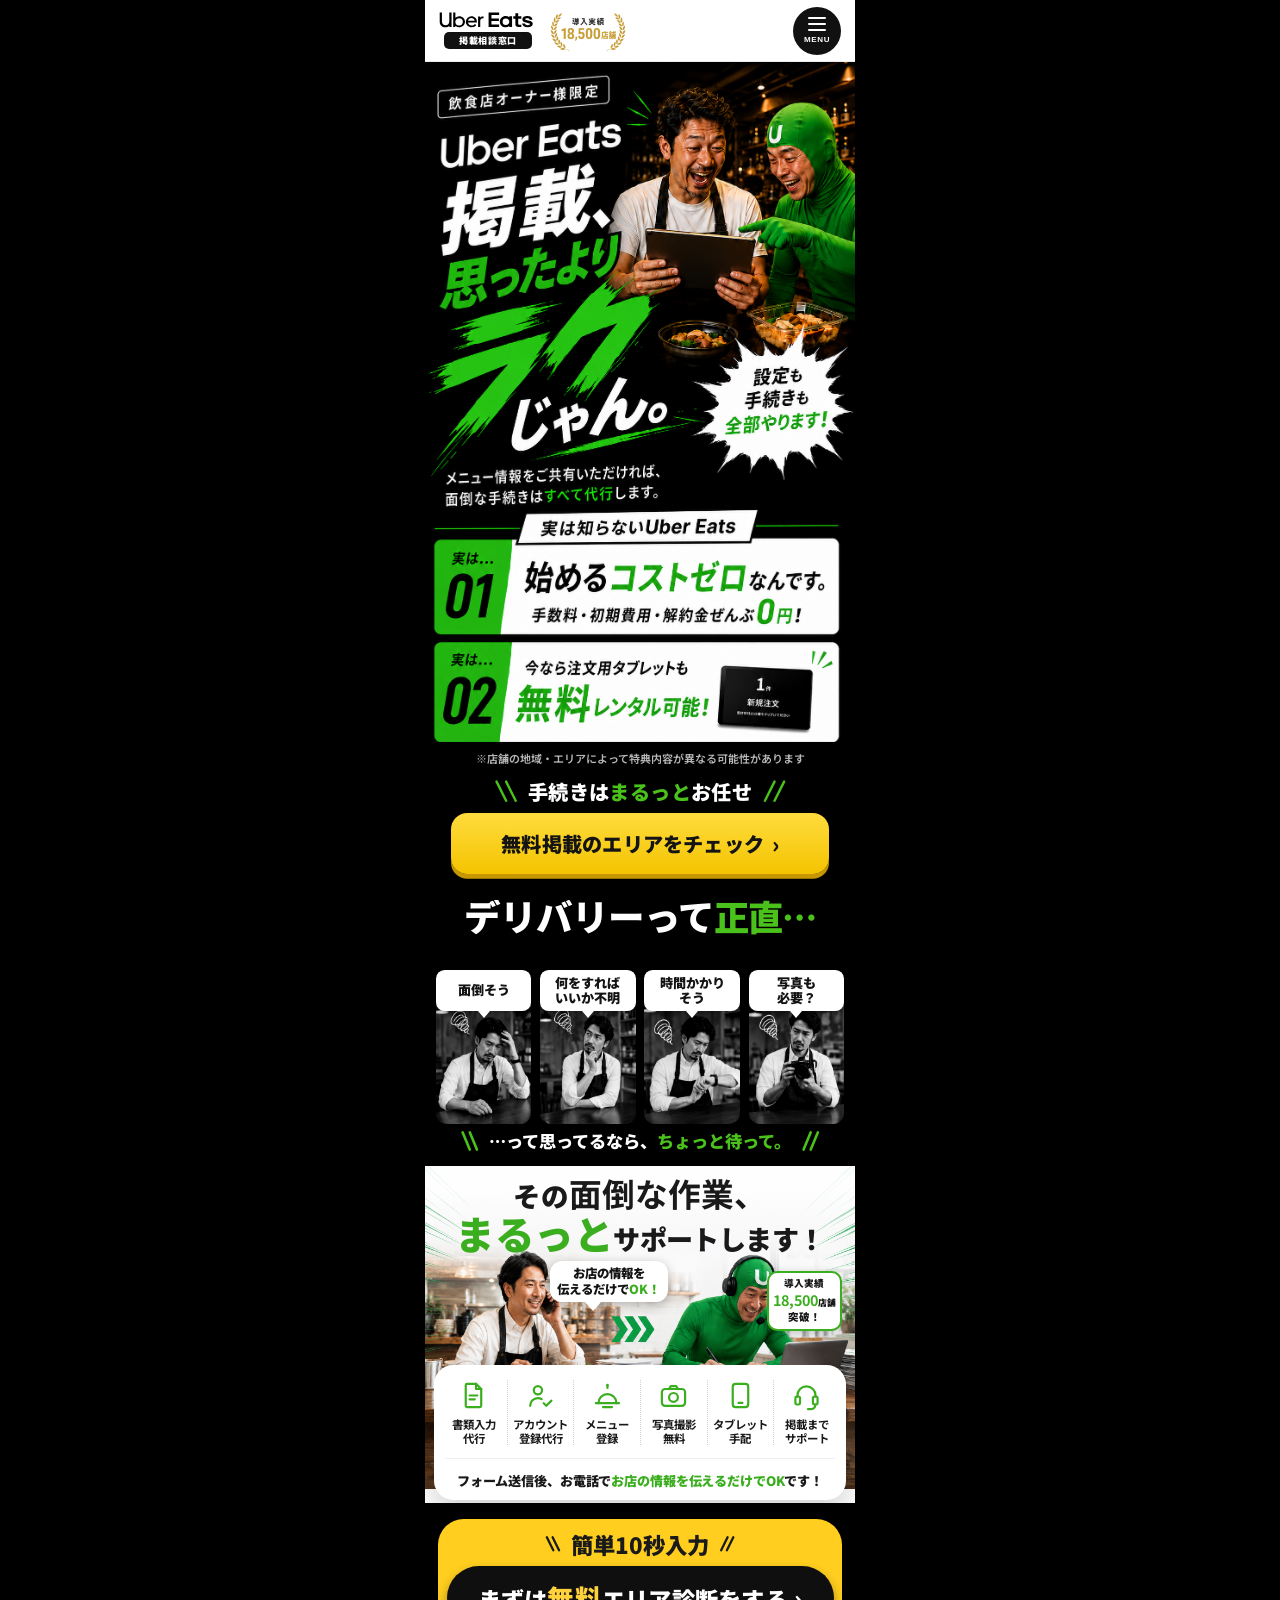
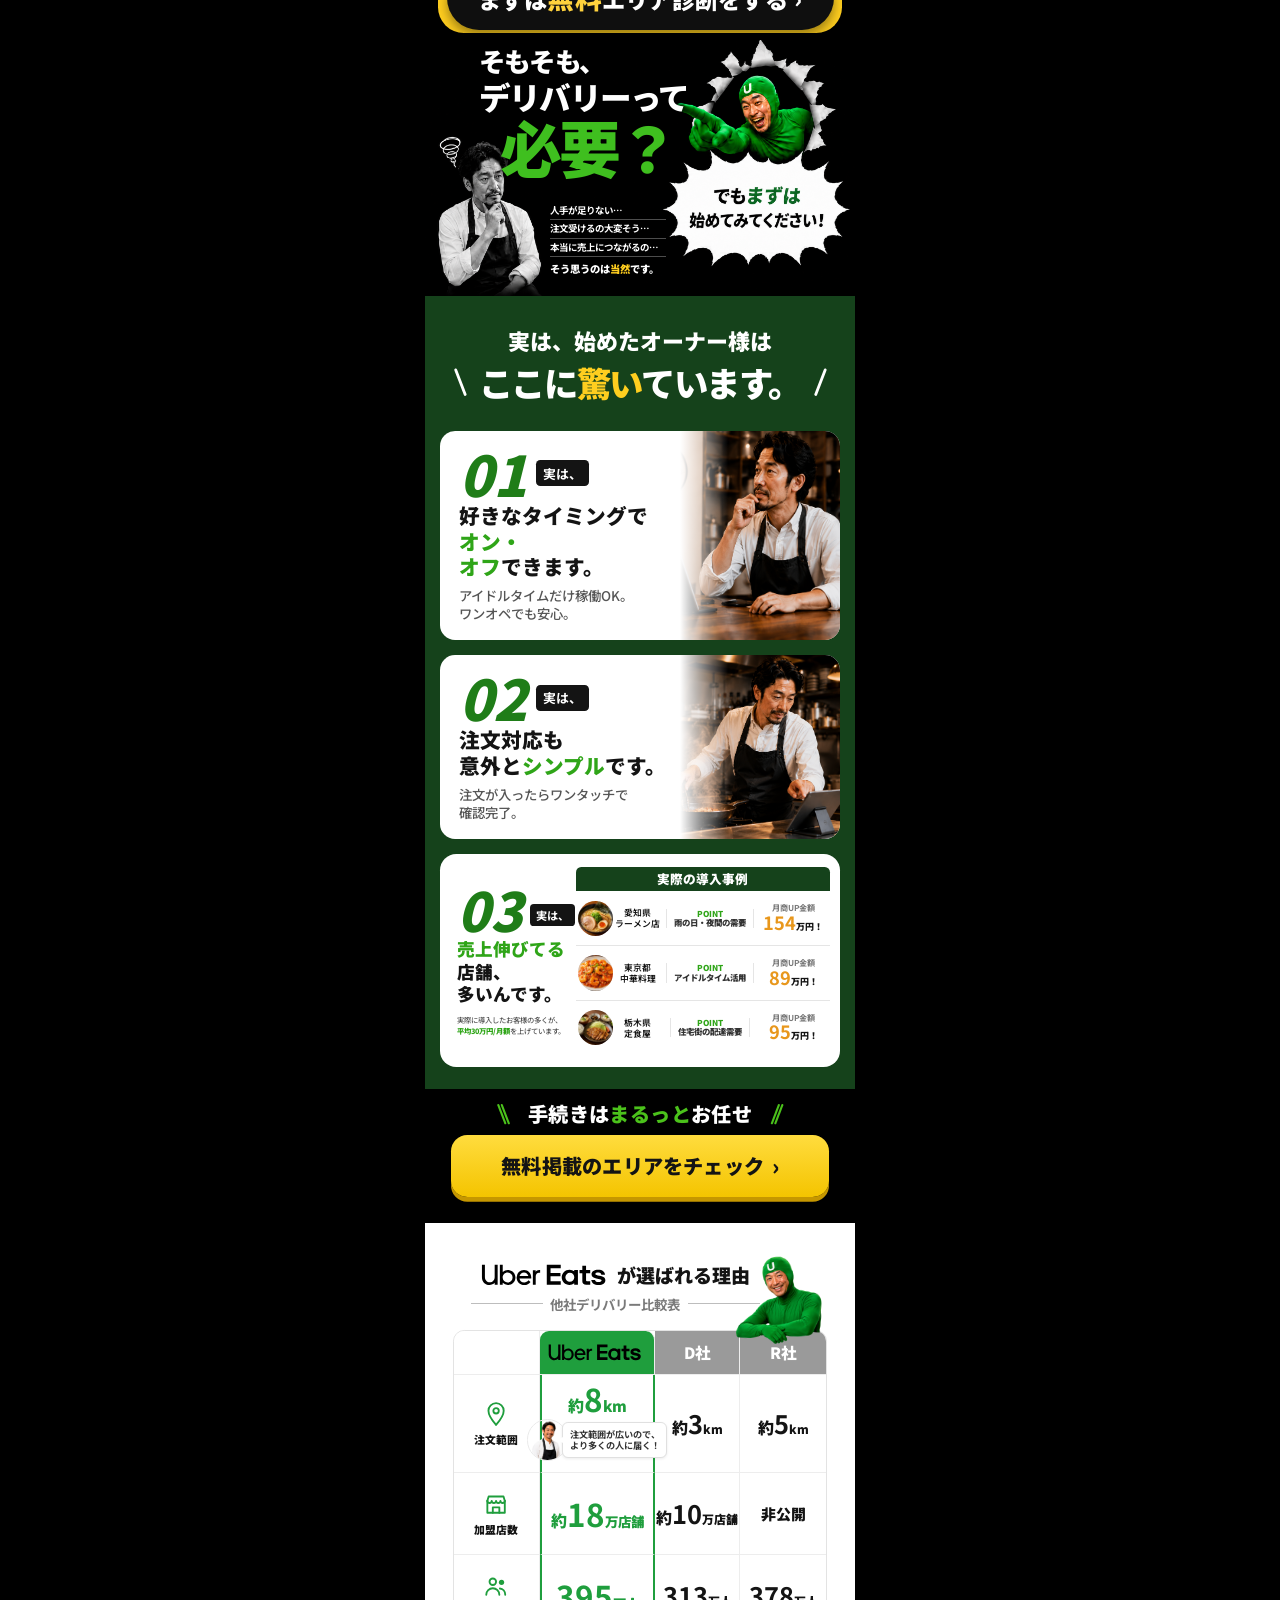
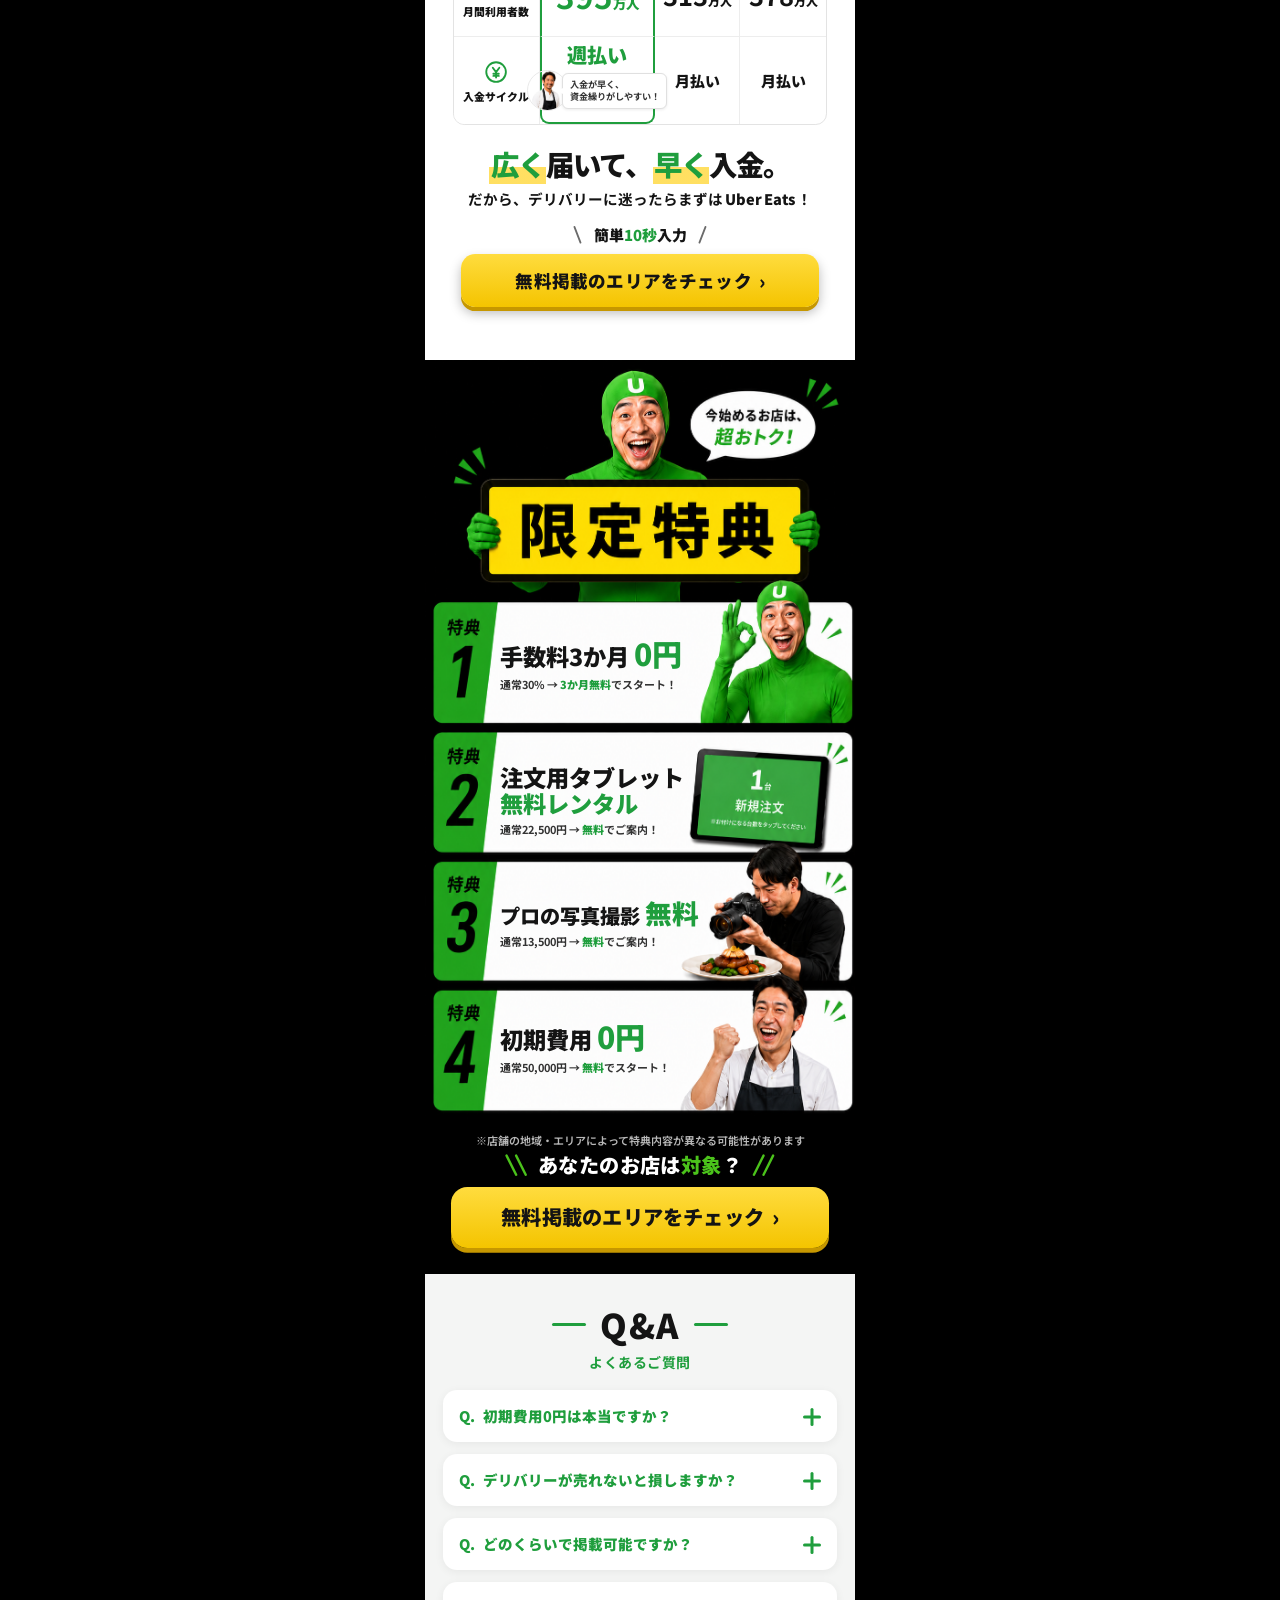
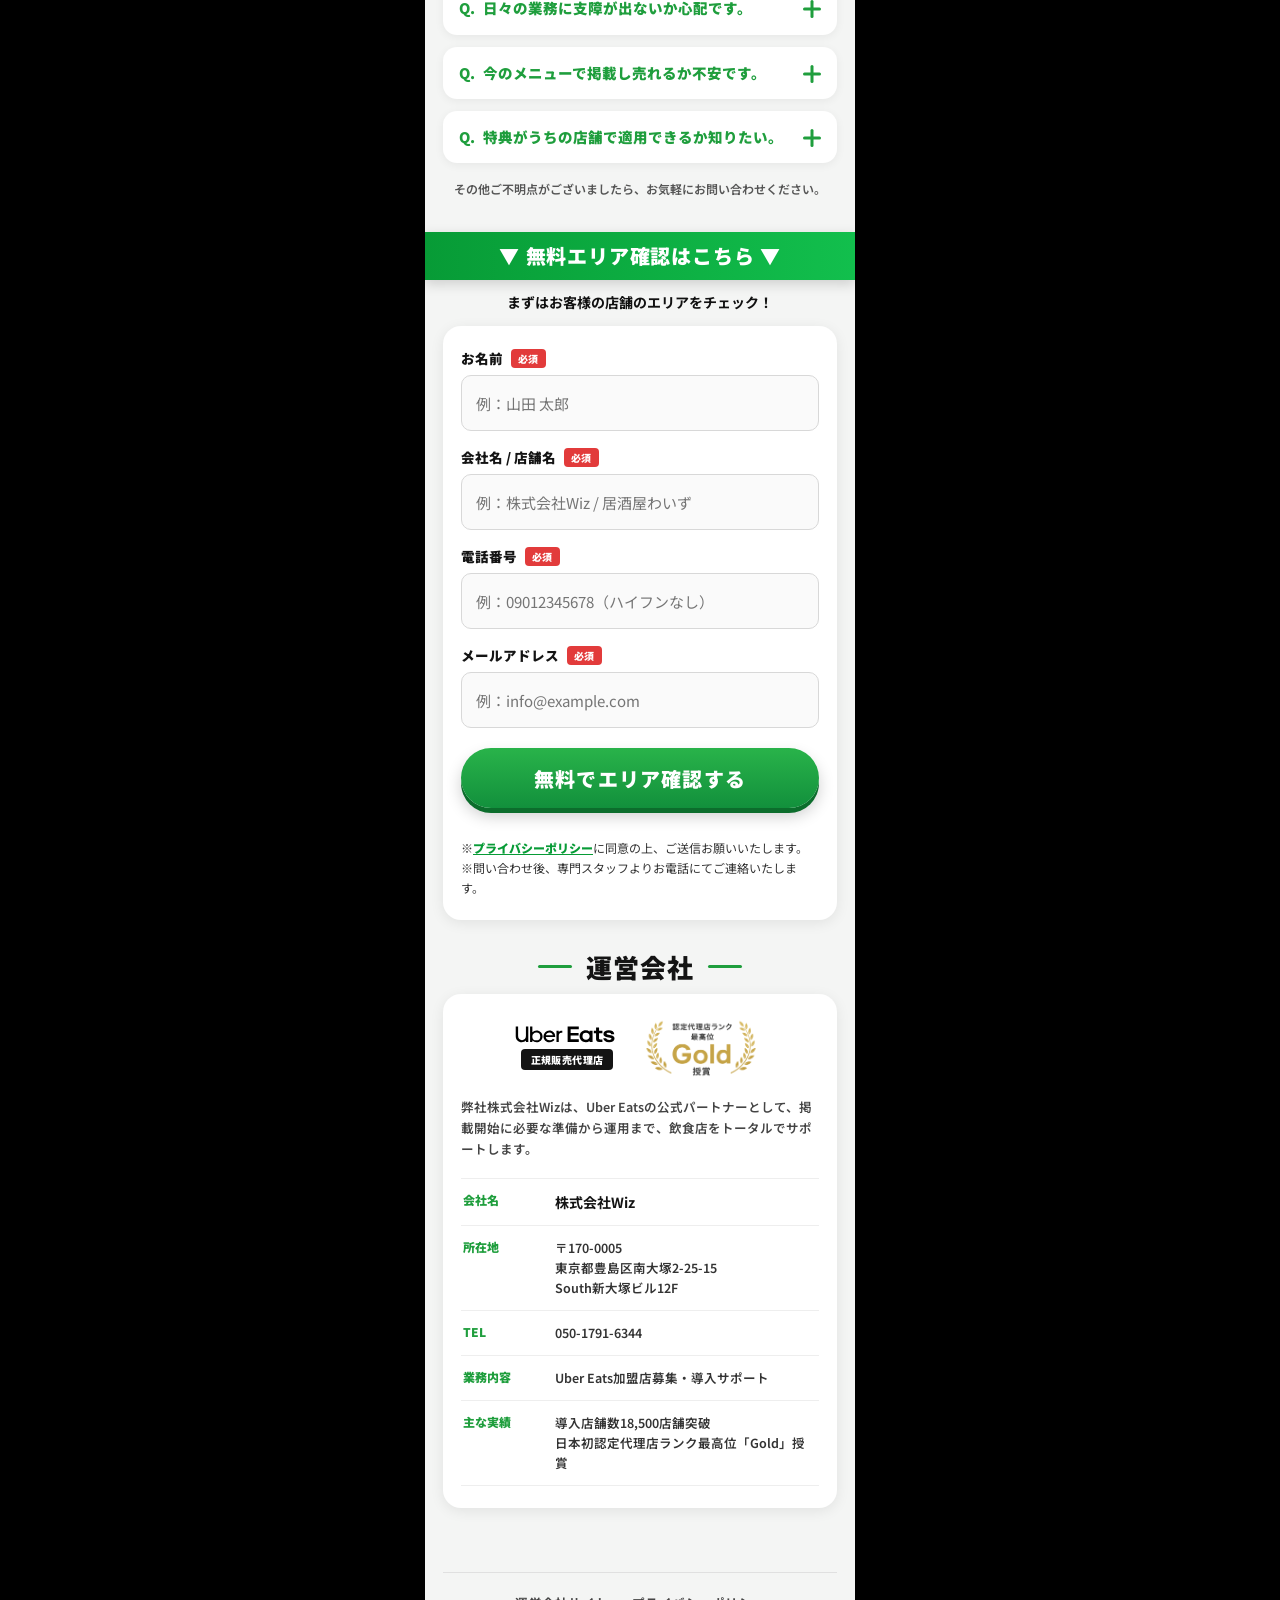
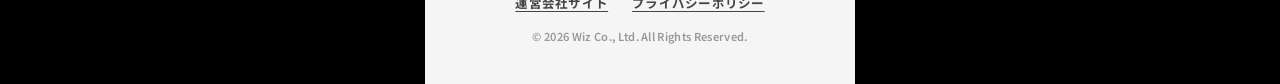
<file: index.html>
<!DOCTYPE html>
<html lang="ja">
<head>
<meta charset="utf-8">
<!-- Google Tag Manager -->
<script>(function(w,d,s,l,i){w[l]=w[l]||[];w[l].push({'gtm.start':
new Date().getTime(),event:'gtm.js'});var f=d.getElementsByTagName(s)[0],
j=d.createElement(s),dl=l!='dataLayer'?'&l='+l:'';j.async=true;j.src=
'https://www.googletagmanager.com/gtm.js?id='+i+dl;f.parentNode.insertBefore(j,f);
})(window,document,'script','dataLayer','GTM-TRCQTLTP');</script>
<!-- End Google Tag Manager -->
<meta name="viewport" content="width=device-width, initial-scale=1">
<title>Uber Eats 加盟店募集 | 株式会社Wiz</title>
<meta name="description" content="Uber Eats 掲載、思ったよりラクじゃん。手続きはまるっとお任せ。飲食店オーナー様限定の加盟店募集LP。">
<link rel="preconnect" href="https://fonts.googleapis.com">
<link rel="preconnect" href="https://fonts.gstatic.com" crossorigin>
<link href="https://fonts.googleapis.com/css2?family=Noto+Sans+JP:wght@400;500;700;900&display=swap" rel="stylesheet">
<link rel="stylesheet" href="css/style.css">
</head>
<body>
<!-- Google Tag Manager (noscript) -->
<noscript><iframe src="https://www.googletagmanager.com/ns.html?id=GTM-TRCQTLTP"
height="0" width="0" style="display:none;visibility:hidden"></iframe></noscript>
<!-- End Google Tag Manager (noscript) -->
<header class="lp-header" id="top">
  <a class="lp-header-logo" href="#top" aria-label="Uber Eats 掲載相談窓口">
    <img src="images/uber-eats-logo-black.svg" alt="Uber Eats">
    <span class="lp-header-sub">掲載相談窓口</span>
  </a>
  <img class="lp-header-record-img" src="images/header-achievement-badge.png" alt="導入実績 18,500店舗">
  <button class="lp-menu-toggle" type="button" aria-label="メニューを開く" aria-controls="lp-nav" aria-expanded="false">
    <span></span>
    <span></span>
    <span></span>
    <em class="lp-menu-label">MENU</em>
  </button>
  <nav class="lp-nav" id="lp-nav" aria-hidden="true">
    <a href="#benefits">限定特典</a>
    <a href="#compare">選ばれる理由</a>
    <a href="#qa">よくある質問</a>
    <a href="#form">お問い合わせフォーム</a>
    <a href="#company">運営会社</a>
    <div class="lp-nav-cta">
      <a class="lp-nav-cta-main" href="#form">
        <svg class="lp-nav-cta-ico" viewBox="0 0 24 24" aria-hidden="true"><rect x="4" y="3" width="16" height="18" rx="2"></rect><path d="M8 8h8"></path><path d="M8 12h8"></path><path d="M8 16h5"></path></svg>
        <span class="lp-nav-cta-txt"><span class="l1">24時間365日受付</span><span class="l2">WEBフォームで相談</span></span>
      </a>
      <a class="lp-nav-cta-tel" href="tel:05017916344">
        <svg class="lp-nav-cta-ico" viewBox="0 0 24 24" aria-hidden="true"><path d="M6.5 3h3l1.5 4-2 1.5a12 12 0 0 0 5 5l1.5-2 4 1.5v3a2 2 0 0 1-2 2A16 16 0 0 1 4.5 5a2 2 0 0 1 2-2z"></path></svg>
        <span class="lp-nav-cta-txt"><span class="l0">お急ぎの方はコチラ</span><span class="l1b">お電話で相談</span><span class="l3">営業時間 平日9:00〜19:00</span></span>
      </a>
    </div>
  </nav>
</header>
<div class="lp-viewport"><div class="lp-root">
<div class="fv">

  <!-- メインビジュアル画像 (fv-main.png) -->
  <div class="fv-visual">
    <img src="images/fv-main.png" alt="Uber Eats 掲載、思ったよりラクじゃん。飲食店オーナー様限定">
  </div>

  <p class="risk-note">※店舗の地域・エリアによって特典内容が異なる可能性があります</p>

  <!-- CTA上見出し + CTAボタン -->
  <div class="fv-cta-area">
    <div class="fv-cta-lead" aria-label="手続きはまるっとお任せ">
      <span class="fv-cta-lead__deco fv-cta-lead__deco--l" aria-hidden="true">
        <svg viewBox="0 0 32 28" focusable="false"><line x1="5" y1="2" x2="17" y2="26"></line><line x1="17" y1="2" x2="29" y2="26"></line></svg>
      </span>
      <p class="fv-cta-lead__text">手続きは<span style="color:#4bc21b;">まるっと</span>お任せ</p>
      <span class="fv-cta-lead__deco fv-cta-lead__deco--r" aria-hidden="true">
        <svg viewBox="0 0 32 28" focusable="false"><line x1="27" y1="2" x2="15" y2="26"></line><line x1="15" y1="2" x2="3" y2="26"></line></svg>
      </span>
    </div>

    <a class="fv-cta-button" href="#form">
      <span class="fv-cta-button__label">無料掲載のエリアをチェック</span>
      <span class="fv-cta-button__arrow">&#8250;</span>
    </a>
  </div>

</div>

<!-- ============================================================
     SECTION 2 : 固定アートボード方式
     ============================================================ -->
<section class="sec02 problem-support">
  <div class="sec02-artboard">

    <!-- 大見出し -->
    <h2 class="ab-title">
      <span class="w">デリバリーって</span><span class="g">正直…</span>
    </h2>

    <!-- 悩みカード4枚 -->
    <div class="ab-worry">
      <div class="ab-worry-card">
        <div class="ab-worry-bubble">面倒そう</div>
        <div class="ab-worry-imgwrap"><img src="images/sec02-owner-worried-01.png" alt="面倒そうと悩む飲食店オーナー"></div>
      </div>
      <div class="ab-worry-card">
        <div class="ab-worry-bubble">何をすれば<br>いいか不明</div>
        <div class="ab-worry-imgwrap"><img src="images/sec02-owner-worried-02.png" alt="何をすればいいか分からず悩むオーナー"></div>
      </div>
      <div class="ab-worry-card">
        <div class="ab-worry-bubble">時間かかり<br>そう</div>
        <div class="ab-worry-imgwrap"><img src="images/sec02-owner-worried-03.png" alt="時間がかかりそうと悩むオーナー"></div>
      </div>
      <div class="ab-worry-card">
        <div class="ab-worry-bubble">写真も<br>必要？</div>
        <div class="ab-worry-imgwrap"><img src="images/sec02-owner-worried-04.png" alt="写真も必要か悩むオーナー"></div>
      </div>
    </div>

    <!-- 共感コピー -->
    <div class="ab-wait">
      <span class="deco" aria-hidden="true"><svg viewBox="0 0 30 32" focusable="false"><line x1="5" y1="4" x2="15" y2="28"></line><line x1="15" y1="4" x2="25" y2="28"></line></svg></span>
      <p>…って思ってるなら、<em>ちょっと待って。</em></p>
      <span class="deco" aria-hidden="true"><svg viewBox="0 0 30 32" focusable="false"><line x1="25" y1="4" x2="15" y2="28"></line><line x1="15" y1="4" x2="5" y2="28"></line></svg></span>
    </div>

    <!-- 白背景サポートブロック -->
    <div class="ab-support">
      <img class="ab-support-img" src="images/sec02-support-scene-main.png" alt="お店の情報を伝えるだけでサポートするUber Eatsのスタッフ">

      <h2 class="ab-support-title">
        <span class="l1">その<b>面倒な作業、</b></span>
        <span class="l2"><span class="maru">まるっと</span>サポートします！</span>
      </h2>

      <div class="ab-owner-bubble">お店の情報を<br>伝えるだけで<em>OK！</em></div>

      <div class="ab-badge">
        <span class="r1">導入実績</span>
        <span class="r2"><b>18,500</b>店舗</span>
        <span class="r3">突破！</span>
      </div>

      <div class="ab-menu-card">
        <div class="ab-menu">
          <div class="ab-menu-item">
            <svg viewBox="0 0 24 24"><path d="M7 3h7l4 4v13a1 1 0 0 1-1 1H7a1 1 0 0 1-1-1V4a1 1 0 0 1 1-1z"></path><path d="M14 3v4h4"></path><path d="M9 12h6"></path><path d="M9 15h4"></path></svg>
            <span>書類入力<br>代行</span>
          </div>
          <div class="ab-menu-item">
            <svg viewBox="0 0 24 24"><circle cx="10" cy="8" r="3.2"></circle><path d="M4 20c0-3.3 2.7-6 6-6 1.1 0 2.1.3 3 .8"></path><path d="M14.5 18l2 2 4-4"></path></svg>
            <span>アカウント<br>登録代行</span>
          </div>
          <div class="ab-menu-item">
            <svg viewBox="0 0 24 24"><path d="M3 18h18"></path><path d="M5 18a7 7 0 0 1 14 0"></path><path d="M12 6.2V4.3"></path><circle cx="12" cy="4" r="1" class="fill"></circle><path d="M8.5 21h7"></path></svg>
            <span>メニュー<br>登録</span>
          </div>
          <div class="ab-menu-item">
            <svg viewBox="0 0 24 24"><rect x="3" y="7" width="18" height="13" rx="2.5"></rect><path d="M8.5 7l1.4-2.2h4.2L15.5 7"></path><circle cx="12" cy="13.5" r="3.4"></circle></svg>
            <span>写真撮影<br>無料</span>
          </div>
          <div class="ab-menu-item">
            <svg viewBox="0 0 24 24"><rect x="6" y="3" width="12" height="18" rx="2.2"></rect><path d="M10.5 17.8h3"></path></svg>
            <span>タブレット<br>手配</span>
          </div>
          <div class="ab-menu-item">
            <svg viewBox="0 0 24 24"><path d="M5 13v-1a7 7 0 0 1 14 0v1"></path><rect x="3.4" y="12.8" width="3.6" height="6.2" rx="1.3"></rect><rect x="17" y="12.8" width="3.6" height="6.2" rx="1.3"></rect><path d="M18.8 19v.6a3 3 0 0 1-3 3h-2.6"></path></svg>
            <span>掲載まで<br>サポート</span>
          </div>
        </div>

        <p class="ab-note">フォーム送信後、お電話で<em>お店の情報を伝えるだけでOK</em>です！</p>
      </div>
    </div>

    <!-- CTAブロック -->
    <div class="ab-cta">
      <div class="ab-cta-card"></div>
      <div class="ab-cta-lead">
        <span class="deco" aria-hidden="true"><svg viewBox="0 0 24 24" focusable="false"><line x1="4" y1="3" x2="13" y2="21"></line><line x1="12" y1="3" x2="21" y2="21"></line></svg></span>
        <p>簡単10秒入力</p>
        <span class="deco" aria-hidden="true"><svg viewBox="0 0 24 24" focusable="false"><line x1="20" y1="3" x2="11" y2="21"></line><line x1="12" y1="3" x2="3" y2="21"></line></svg></span>
      </div>

      <a class="ab-cta-button" href="#form">
        <span class="lbl">まずは<em>無料</em>エリア診断をする</span>
        <span class="arw">&#8250;</span>
      </a>
    </div>

  </div>
</section>

<!-- ============================================================
     SECTION 3 : そもそも、デリバリーって必要？
     ============================================================ -->
<section class="sec03">
  <div class="sec03-artboard">

  <!-- 1) 上部ヒーロー -->
  <div class="sec03-hero sec03-hero-area">
    <img class="sec03-hero-bg" src="images/sec03-hero-bg.png" alt="デリバリーが必要か悩むオーナーと「でもまずは始めてみてください！」と促す飛び出すウーバマン">

    <h2 class="sec03-main-title">
      <span class="l1">そもそも、</span>
      <span class="l2">デリバリーって</span>
      <span class="l3">必要？</span>
    </h2>

    <div class="sec03-worry-list">
      <p>人手が足りない…</p>
      <p>注文受けるの大変そう…</p>
      <p>本当に売上につながるの…</p>
      <p class="last">そう思うのは<em>当然</em>です。</p>
    </div>
  </div>

  <!-- 2) 緑帯見出し -->
  <div class="sec03-green-band">
    <span class="gb1">実は、始めたオーナー様は</span>
    <span class="gb2">
      <span class="deco" aria-hidden="true"><svg viewBox="0 0 20 32" focusable="false"><line x1="5" y1="3" x2="15" y2="29"></line></svg></span>
      <p>ここに<em>驚い</em>ています。</p>
      <span class="deco" aria-hidden="true"><svg viewBox="0 0 20 32" focusable="false"><line x1="15" y1="3" x2="5" y2="29"></line></svg></span>
    </span>
  </div>

  <!-- 3) 理由カード群 -->
  <div class="sec03-reasons">

    <div class="sec03-reason-card">
      <div class="sec03-reason-body">
        <div class="sec03-reason-head">
          <span class="sec03-reason-number">01</span>
          <span class="sec03-reason-label">実は、</span>
        </div>
        <h3 class="sec03-reason-title">好きなタイミングで<br><em>オン・オフ</em>できます。</h3>
        <p class="sec03-reason-text">アイドルタイムだけ稼働OK。<br>ワンオペでも安心。</p>
      </div>
      <div class="sec03-reason-image">
        <img src="images/sec03-reason-01-owner-tablet.png" alt="好きなタイミングでオン・オフするオーナー">
      </div>
    </div>

    <div class="sec03-reason-card">
      <div class="sec03-reason-body">
        <div class="sec03-reason-head">
          <span class="sec03-reason-number">02</span>
          <span class="sec03-reason-label">実は、</span>
        </div>
        <h3 class="sec03-reason-title">注文対応も<br>意外と<em>シンプル</em>です。</h3>
        <p class="sec03-reason-text">注文が入ったらワンタッチで<br>確認完了。</p>
      </div>
      <div class="sec03-reason-image">
        <img src="images/sec03-reason-02-order-tablet.png" alt="注文対応をタブレットで確認するオーナー">
      </div>
    </div>

    <!-- 03カード + 導入事例テーブル -->
    <div class="sec03-case-card">
      <div class="sec03-case-left">
        <div class="sec03-case-head">
          <span class="sec03-reason-number">03</span>
          <span class="sec03-reason-label">実は、</span>
        </div>
        <p class="ct"><em>売上伸びてる</em><br>店舗、<br>多いんです。</p>
        <p class="cs">実際に導入したお客様の多くが、<br><em>平均30万円/月額</em>を上げています。</p>
      </div>

      <div class="sec03-case-table">
        <div class="sec03-case-th">実際の導入事例</div>

        <div class="sec03-case-row">
          <img class="sec03-case-thumb" src="images/sec03-case-ramen.png" alt="ラーメン店">
          <span class="sec03-case-place">愛知県<br>ラーメン店</span>
          <span class="sec03-case-point"><span class="pt">POINT</span><span class="pd">雨の日・夜間の需要</span></span>
          <span class="sec03-case-num"><span class="m">月商UP金額</span><span class="v"><b>154</b>万円！</span></span>
        </div>

        <div class="sec03-case-row">
          <img class="sec03-case-thumb" src="images/sec03-case-chinese.png" alt="中華料理">
          <span class="sec03-case-place">東京都<br>中華料理</span>
          <span class="sec03-case-point"><span class="pt">POINT</span><span class="pd">アイドルタイム活用</span></span>
          <span class="sec03-case-num"><span class="m">月商UP金額</span><span class="v"><b>89</b>万円！</span></span>
        </div>

        <div class="sec03-case-row">
          <img class="sec03-case-thumb" src="images/sec03-case-setmeal.png" alt="定食屋">
          <span class="sec03-case-place">栃木県<br>定食屋</span>
          <span class="sec03-case-point"><span class="pt">POINT</span><span class="pd">住宅街の配達需要</span></span>
          <span class="sec03-case-num"><span class="m">月商UP金額</span><span class="v"><b>95</b>万円！</span></span>
        </div>
      </div>
    </div>

  </div>

  <!-- 4) CTA -->
  <div class="sec03-cta">
    <div class="sec03-cta-lead">
      <span class="deco" aria-hidden="true"><svg viewBox="0 0 20 32" focusable="false"><line x1="5" y1="3" x2="15" y2="29"></line><line x1="0" y1="3" x2="10" y2="29"></line></svg></span>
      <p>手続きは<em>まるっと</em>お任せ</p>
      <span class="deco" aria-hidden="true"><svg viewBox="0 0 20 32" focusable="false"><line x1="15" y1="3" x2="5" y2="29"></line><line x1="20" y1="3" x2="10" y2="29"></line></svg></span>
    </div>
    <a class="sec03-cta-button" href="#form">
      <span class="lbl">無料掲載のエリアをチェック</span>
      <span class="arw">&#8250;</span>
    </a>
  </div>

  </div>
</section>

<!-- ============================================================
     SECTION 4 : Uber Eats が選ばれる理由
     ============================================================ -->
<section class="sec04" id="compare">
  <div class="sec04-artboard">

    <div class="sec04-head">
      <div class="sec04-title-row">
        <img class="sec04-title-logo" src="images/uber-eats-logo-black.svg" alt="Uber Eats">
        <span class="sec04-title-text">が選ばれる理由</span>
      </div>
      <div class="sec04-subhead"><span class="line"></span><span class="text">他社デリバリー比較表</span><span class="line"></span></div>
    </div>

    <div class="sec04-table-wrap">
    <img class="sec04-uberman" src="images/sec04-uberman-lean.png" alt="Uber Eatsのウーバマン">
    <div class="sec04-table">
      <!-- ヘッダー行 -->
      <div class="sec04-cell sec04-hd lbl"></div>
      <div class="sec04-cell sec04-hd uber"><img src="images/uber-eats-logo-white.svg" alt="Uber Eats"></div>
      <div class="sec04-cell sec04-hd other">D社</div>
      <div class="sec04-cell sec04-hd other">R社</div>

      <!-- 注文範囲 -->
      <div class="sec04-cell sec04-lbl">
        <svg viewBox="0 0 24 24"><path d="M12 2a7 7 0 0 1 7 7c0 5-7 13-7 13S5 14 5 9a7 7 0 0 1 7-7z"></path><circle cx="12" cy="9" r="2.5"></circle></svg>
        <span>注文範囲</span>
      </div>
      <div class="sec04-cell sec04-uc owner">
        <span class="sec04-num">約<b>8</b><span class="u">km</span></span>
        <div class="sec04-owner-row">
          <img class="sec04-owner-thumb" src="images/sec04-owner-smile.png" alt="店主">
          <div class="sec04-owner-bubble">注文範囲が広いので、<br>より多くの人に届く！</div>
        </div>
      </div>
      <div class="sec04-cell sec04-oc"><span class="v">約<b>3</b><small>km</small></span></div>
      <div class="sec04-cell sec04-oc"><span class="v">約<b>5</b><small>km</small></span></div>

      <!-- 加盟店数 -->
      <div class="sec04-cell sec04-lbl">
        <svg viewBox="0 0 24 24"><path d="M4 9l1.2-4h13.6L20 9"></path><path d="M4 9v11h16V9"></path><path d="M4 9a2 2 0 0 0 4 0 2 2 0 0 0 4 0 2 2 0 0 0 4 0 2 2 0 0 0 4 0"></path><path d="M9 20v-5h6v5"></path></svg>
        <span>加盟店数</span>
      </div>
      <div class="sec04-cell sec04-uc"><span class="sec04-num">約<b>18</b><small>万店舗</small></span></div>
      <div class="sec04-cell sec04-oc"><span class="v">約<b>10</b><small>万店舗</small></span></div>
      <div class="sec04-cell sec04-oc"><span class="plain">非公開</span></div>

      <!-- 月間利用者数 -->
      <div class="sec04-cell sec04-lbl">
        <svg viewBox="0 0 24 24"><circle cx="9" cy="8" r="3"></circle><path d="M3 20c0-3.3 2.7-6 6-6s6 2.7 6 6"></path><circle cx="17" cy="8.5" r="2.4" class="f"></circle><path d="M15.5 14.2c2.7.2 4.9 2.6 4.9 5.8" ></path></svg>
        <span>月間利用者数</span>
      </div>
      <div class="sec04-cell sec04-uc"><span class="sec04-num"><b>395</b><small>万人</small></span></div>
      <div class="sec04-cell sec04-oc"><span class="v"><b>313</b><small>万人</small></span></div>
      <div class="sec04-cell sec04-oc"><span class="v"><b>378</b><small>万人</small></span></div>

      <!-- 入金サイクル -->
      <div class="sec04-cell sec04-lbl">
        <svg viewBox="0 0 24 24"><circle cx="12" cy="12" r="9"></circle><path d="M9 8l3 4 3-4"></path><path d="M12 12v5"></path><path d="M9.5 13.5h5"></path><path d="M9.5 15.5h5"></path></svg>
        <span>入金サイクル</span>
      </div>
      <div class="sec04-cell sec04-uc last owner">
        <span class="sec04-num" style="font-size:5.4cqw;">週払い</span>
        <div class="sec04-owner-row">
          <img class="sec04-owner-thumb" src="images/sec04-owner-smile.png" alt="店主">
          <div class="sec04-owner-bubble">入金が早く、<br>資金繰りがしやすい！</div>
        </div>
      </div>
      <div class="sec04-cell sec04-oc"><span class="plain">月払い</span></div>
      <div class="sec04-cell sec04-oc"><span class="plain">月払い</span></div>
    </div>
    </div>

    <div class="sec04-bottom">
      <div class="sec04-bottom-copy">
        <p><em>広く</em>届いて、<em>早く</em>入金。</p>
      </div>
      <p class="sec04-bottom-sub">だから、デリバリーに迷ったらまずは <b class="sec04-ue-text">Uber&nbsp;Eats</b>！</p>
    </div>

    <div class="sec04-cta-lead">
      <span class="deco" aria-hidden="true"><svg viewBox="0 0 20 32"><line x1="5" y1="3" x2="15" y2="29"></line></svg></span>
      <p>簡単<em>10秒</em>入力</p>
      <span class="deco" aria-hidden="true"><svg viewBox="0 0 20 32"><line x1="15" y1="3" x2="5" y2="29"></line></svg></span>
    </div>

    <a class="sec04-cta-button" href="#form">
      <span class="lbl">無料掲載のエリアをチェック</span>
      <span class="arw">&#8250;</span>
    </a>

  </div>
</section>

<!-- ============================================================
     SECTION 5 : 限定特典
     ============================================================ -->
<section class="sec05" id="benefits">
  <div class="sec05-artboard">
    <div class="sec05-base">
      <img class="sec05-base-image" src="images/sec05-benefits-base.png" alt="限定特典 特典1〜4">
      <div class="sec05-copy-layer">
        <div class="sec05-benefit-copy" style="top:39.8%;">
          <h3 class="sec05-benefit-title"><span class="t1w">手数料3か月 <em class="big">0円</em></span></h3>
          <p class="sec05-benefit-desc">通常30% → <em>3か月無料</em>でスタート！</p>
        </div>
        <div class="sec05-benefit-copy" style="top:57.6%;">
          <h3 class="sec05-benefit-title"><span class="t1">注文用タブレット</span><span class="t2"><em>無料レンタル</em></span></h3>
          <p class="sec05-benefit-desc">通常22,500円 → <em>無料</em>でご案内！</p>
        </div>
        <div class="sec05-benefit-copy" style="top:73.7%;">
          <h3 class="sec05-benefit-title"><span class="t1" style="font-size:4.7cqw;">プロの写真撮影 <em class="big" style="font-size:6.2cqw;">無料</em></span></h3>
          <p class="sec05-benefit-desc">通常13,500円 → <em>無料</em>でご案内！</p>
        </div>
        <div class="sec05-benefit-copy" style="top:89.9%;">
          <h3 class="sec05-benefit-title"><span class="t1">初期費用 <em class="big">0円</em></span></h3>
          <p class="sec05-benefit-desc">通常50,000円 → <em>無料</em>でスタート！</p>
        </div>
      </div>
    </div>

    <p class="risk-note">※店舗の地域・エリアによって特典内容が異なる可能性があります</p>

    <div class="sec05-cta">
      <div class="sec05-cta-lead">
        <span class="deco" aria-hidden="true"><svg viewBox="0 0 32 28"><line x1="5" y1="2" x2="17" y2="26"></line><line x1="17" y1="2" x2="29" y2="26"></line></svg></span>
        <p>あなたのお店は<em>対象</em>？</p>
        <span class="deco" aria-hidden="true"><svg viewBox="0 0 32 28"><line x1="27" y1="2" x2="15" y2="26"></line><line x1="15" y1="2" x2="3" y2="26"></line></svg></span>
      </div>
      <a class="sec05-cta-button" href="#form">
        <span class="lbl">無料掲載のエリアをチェック</span>
        <span class="arw">&#8250;</span>
      </a>
    </div>
  </div>
</section>

<!-- ============================================================
     SECTION 6 : Q&A / お問い合わせ / 運営会社
     ============================================================ -->
<section class="sec06">
  <div class="sec06-inner">

    <!-- Q&A -->
    <div class="sec06-qa" id="qa">
      <div class="sec06-heading">
        <p class="en">Q&amp;A</p>
        <span class="jp">よくあるご質問</span>
      </div>
      <div class="sec06-qa-list">
        <details class="sec06-qa-item">
          <summary><span class="sec06-qa-plus" aria-hidden="true"></span><span class="sec06-qa-q"><span class="mk">Q.</span>初期費用0円は本当ですか？</span></summary>
          <p class="sec06-qa-a"><span class="mk">A.</span><span>はい、本当です。さらに手数料・タブレット無料など、限定特典でよりお得に始めることが可能です。<span class="note">※エリアによって特典が変わる可能性があります</span></span></p>
        </details>
        <details class="sec06-qa-item">
          <summary><span class="sec06-qa-plus" aria-hidden="true"></span><span class="sec06-qa-q"><span class="mk">Q.</span>デリバリーが売れないと損しますか？</span></summary>
          <p class="sec06-qa-a"><span class="mk">A.</span><span>いいえ、注文が無ければ月額費用はかかりません。Uber Eats の手数料は売上金から差し引かれる仕組みです。</span></p>
        </details>
        <details class="sec06-qa-item">
          <summary><span class="sec06-qa-plus" aria-hidden="true"></span><span class="sec06-qa-q"><span class="mk">Q.</span>どのくらいで掲載可能ですか？</span></summary>
          <p class="sec06-qa-a"><span class="mk">A.</span><span>最短10日前後で掲載可能です。<span class="note">※必要書類の提出がスムーズに行われない場合は、もう少しお時間を頂戴する可能性があります。</span></span></p>
        </details>
        <details class="sec06-qa-item">
          <summary><span class="sec06-qa-plus" aria-hidden="true"></span><span class="sec06-qa-q"><span class="mk">Q.</span>日々の業務に支障が出ないか心配です。</span></summary>
          <p class="sec06-qa-a"><span class="mk">A.</span><span>受注用のタブレットから、いつでも注文受付をオンオフできます。店内が忙しい時は止め、アイドルタイムだけ注文を受けるといった柔軟な営業が可能です。</span></p>
        </details>
        <details class="sec06-qa-item">
          <summary><span class="sec06-qa-plus" aria-hidden="true"></span><span class="sec06-qa-q"><span class="mk">Q.</span>今のメニューで掲載し売れるか不安です。</span></summary>
          <p class="sec06-qa-a"><span class="mk">A.</span><span>Uber Eats が無料でスタートできるのはもちろん、弊社はバーチャルレストランなど他飲食店向けサービスを多数案内可能です。経費削減などのご相談も無料で承っております。まずはお気軽にお問合せください。</span></p>
        </details>
        <details class="sec06-qa-item">
          <summary><span class="sec06-qa-plus" aria-hidden="true"></span><span class="sec06-qa-q"><span class="mk">Q.</span>特典がうちの店舗で適用できるか知りたい。</span></summary>
          <p class="sec06-qa-a"><span class="mk">A.</span><span>お電話にて、担当が最短1分ですぐお調べいたします。まずは以下フォームからお問い合わせください。</span></p>
        </details>
      </div>
      <p class="sec06-qa-note">その他ご不明点がございましたら、お気軽にお問い合わせください。</p>
    </div>

    <!-- お問い合わせフォーム -->
    <div class="sec06-form-area" id="form">
      <div class="sec06-form-head">
        <p class="ttl">無料エリア確認はこちら</p>
        <p class="sub">まずはお客様の店舗のエリアをチェック！</p>
      </div>
      <form class="sec06-form" action="thanks.html" method="post">
        <div class="sec06-form-field">
          <label>お名前 <span class="sec06-required">必須</span></label>
          <input type="text" name="name" placeholder="例：山田 太郎" required>
        </div>
        <div class="sec06-form-field">
          <label>会社名 / 店舗名 <span class="sec06-required">必須</span></label>
          <input type="text" name="company" placeholder="例：株式会社Wiz / 居酒屋わいず" required>
        </div>
        <div class="sec06-form-field">
          <label>電話番号 <span class="sec06-required">必須</span></label>
          <input type="tel" name="tel" placeholder="例：09012345678（ハイフンなし）" required>
        </div>
        <div class="sec06-form-field">
          <label>メールアドレス <span class="sec06-required">必須</span></label>
          <input type="email" name="email" placeholder="例：info@example.com" required>
        </div>
        <button type="submit" class="sec06-submit">無料でエリア確認する</button>
        <!-- 計測用 hidden input（URLパラメータ自動取得） -->
        <input type="hidden" id="trk-utm_source" name="utm_source" value="">
        <input type="hidden" id="trk-utm_medium" name="utm_medium" value="">
        <input type="hidden" id="trk-utm_campaign" name="utm_campaign" value="">
        <input type="hidden" id="trk-utm_term" name="utm_term" value="">
        <input type="hidden" id="trk-utm_content" name="utm_content" value="">
        <input type="hidden" id="trk-placement" name="placement" value="">
        <input type="hidden" id="trk-keyword" name="keyword" value="">
        <input type="hidden" id="trk-matchtype" name="matchtype" value="">
        <input type="hidden" id="trk-gclid" name="gclid" value="">
        <input type="hidden" id="trk-fbclid" name="fbclid" value="">
        <input type="hidden" id="trk-lpv" name="lpv" value="">
        <input type="hidden" id="trk-lp_path" name="lp_path" value="">
        <input type="hidden" id="trk-referrer" name="referrer" value="">
        <p class="sec06-form-notice">
          ※<a href="https://012grp.co.jp/policy" target="_blank" rel="noopener">プライバシーポリシー</a>に同意の上、ご送信お願いいたします。<br>
          ※問い合わせ後、専門スタッフよりお電話にてご連絡いたします。
        </p>
      </form>
    </div>

    <!-- 運営会社 -->
    <div class="sec06-company" id="company">
      <div class="sec06-heading">
        <p class="en" style="font-size:26px;">運営会社</p>
      </div>
      <div class="sec06-company-card">
        <div class="sec06-company-badgerow">
          <div class="sec06-company-badge">
            <img class="sec06-company-logo" src="images/uber-eats-logo-black.svg" alt="Uber Eats">
            <span class="sec06-company-agency">正規販売代理店</span>
          </div>
          <img class="sec06-company-gold-img" src="images/company-gold-badge.png" alt="認定代理店ランク最高位 Gold 授賞">
        </div>
        <p class="sec06-company-desc">弊社株式会社Wizは、Uber Eatsの公式パートナーとして、掲載開始に必要な準備から運用まで、飲食店をトータルでサポートします。</p>
        <div class="sec06-company-table">
          <div class="row"><span class="th">会社名</span><span class="td"><b style="color:#141414;font-size:14px;">株式会社Wiz</b></span></div>
          <div class="row"><span class="th">所在地</span><span class="td">〒170-0005<br>東京都豊島区南大塚2-25-15<br>South新大塚ビル12F</span></div>
          <div class="row"><span class="th">TEL</span><span class="td">050-1791-6344</span></div>
          <div class="row"><span class="th">業務内容</span><span class="td">Uber Eats加盟店募集・導入サポート</span></div>
          <div class="row"><span class="th">主な実績</span><span class="td">導入店舗数18,500店舗突破<br>日本初認定代理店ランク最高位「Gold」授賞</span></div>
        </div>
      </div>
    </div>

    <div class="sec06-footer">
      <div class="sec06-footer-links">
        <a href="https://012grp.co.jp/" target="_blank" rel="noopener">運営会社サイト</a>
        <a href="https://012grp.co.jp/policy" target="_blank" rel="noopener">プライバシーポリシー</a>
      </div>
      <p class="sec06-footer-copy">&copy; 2026 Wiz Co., Ltd. All Rights Reserved.</p>
    </div>

  </div>
</section>
</div></div>
<a class="floating-cta" href="#form" aria-label="無料掲載のエリアをチェック">
  <span>無料掲載のエリアをチェック</span>
  <b>›</b>
</a>
<div class="hours-modal" id="hoursModal" aria-hidden="true" role="dialog" aria-modal="true" aria-labelledby="hoursModalTitle">
  <div class="hours-modal-backdrop" data-close></div>
  <div class="hours-modal-card">
    <button class="hours-modal-x" type="button" aria-label="閉じる" data-close>&times;</button>
    <div class="hours-modal-icon" aria-hidden="true">
      <svg viewBox="0 0 24 24"><circle cx="12" cy="12" r="9"></circle><path d="M12 7.5v5l3 2"></path></svg>
    </div>
    <p class="hours-modal-ttl" id="hoursModalTitle">ただいま電話受付時間外です</p>
    <p class="hours-modal-txt"><b>電話受付：平日 9:00〜19:00</b><br><br><b class="g">お問い合わせフォームなら24時間受付中！</b><br>ご入力後、翌営業日以降に担当より<br>折り返しご連絡いたします。</p>
    <a class="hours-modal-cta" href="#form" data-close>
      <span>WEBフォームで無料相談する</span>
      <b>›</b>
    </a>
  </div>
</div>
<script src="js/main.js"></script>
</body>
</html>
</file>
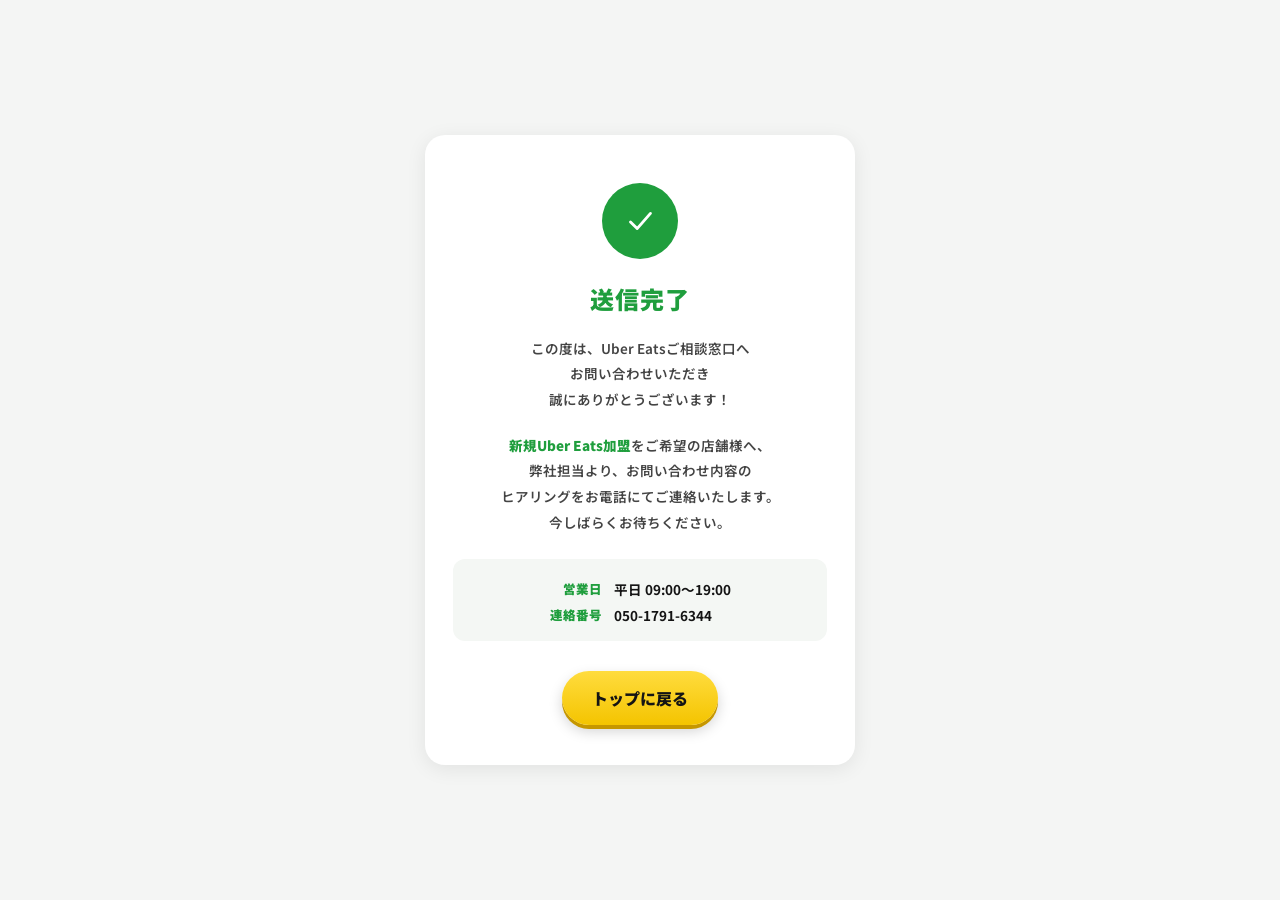
<file: thanks.html>
<!DOCTYPE html>
<html lang="ja">
<head>
<meta charset="utf-8">
<meta name="robots" content="noindex, nofollow">
<!-- Google Tag Manager -->
<script>(function(w,d,s,l,i){w[l]=w[l]||[];w[l].push({'gtm.start':
new Date().getTime(),event:'gtm.js'});var f=d.getElementsByTagName(s)[0],
j=d.createElement(s),dl=l!='dataLayer'?'&l='+l:'';j.async=true;j.src=
'https://www.googletagmanager.com/gtm.js?id='+i+dl;f.parentNode.insertBefore(j,f);
})(window,document,'script','dataLayer','GTM-TRCQTLTP');</script>
<!-- End Google Tag Manager -->
<meta name="viewport" content="width=device-width, initial-scale=1">
<title>お問い合わせありがとうございます | 株式会社Wiz</title>
<link rel="preconnect" href="https://fonts.googleapis.com">
<link rel="preconnect" href="https://fonts.gstatic.com" crossorigin>
<link href="https://fonts.googleapis.com/css2?family=Noto+Sans+JP:wght@400;500;700;900&display=swap" rel="stylesheet">
<style>
  *, *::before, *::after { box-sizing: border-box; }
  html, body { margin: 0; padding: 0; }
  body { min-height: 100vh; background: #f4f5f4; font-family: 'Noto Sans JP', sans-serif; display: flex; align-items: center; justify-content: center; padding: 24px; }
  .thanks { width: 100%; max-width: 430px; background: #fff; border-radius: 20px; box-shadow: 0 4px 20px rgba(0,0,0,.08); padding: 48px 28px 40px; text-align: center; }
  .thanks-check { width: 76px; height: 76px; margin: 0 auto 22px; border-radius: 50%; background: #1f9e3d; display: flex; align-items: center; justify-content: center; }
  .thanks-check svg { width: 38px; height: 38px; }
  .thanks-check svg path { stroke: #fff; stroke-width: 3; fill: none; stroke-linecap: round; stroke-linejoin: round; }
  .thanks h1 { margin: 0; color: #1f9e3d; font-size: 24px; font-weight: 900; letter-spacing: 0.04em; }
  .thanks p { margin: 20px 0 0; color: #444; font-size: 13.5px; font-weight: 600; line-height: 1.9; }
  .thanks .lead { color: #1f9e3d; font-weight: 900; }
  .thanks-info { margin: 24px auto 0; padding: 16px; background: #f4f7f4; border-radius: 12px; text-align: center; }
  .thanks-info dl { margin: 0; display: inline-grid; grid-template-columns: auto auto; gap: 6px 12px; text-align: left; }
  .thanks-info dt { color: #1f9e3d; font-size: 12.5px; font-weight: 900; text-align: right; }
  .thanks-info dd { margin: 0; color: #141414; font-size: 13.5px; font-weight: 700; text-align: left; }
  .thanks-info dd a { color: #141414; text-decoration: none; }
  .thanks-back { display: inline-flex; align-items: center; justify-content: center; margin-top: 30px; min-height: 54px; padding: 0 30px; background: linear-gradient(180deg, #ffdc3e 0%, #f4c400 100%); color: #141414; font-size: 16px; font-weight: 900; text-decoration: none; border-radius: 999px; box-shadow: 0 4px 0 #c69700, 0 6px 14px rgba(0,0,0,.18); }
  .thanks-back:active { transform: translateY(3px); box-shadow: 0 1px 0 #c69700; }
  a { color: #1f9e3d; }
  a:hover { color: #157a2e; }
</style>
</head>
<body>
<!-- Google Tag Manager (noscript) -->
<noscript><iframe src="https://www.googletagmanager.com/ns.html?id=GTM-TRCQTLTP"
height="0" width="0" style="display:none;visibility:hidden"></iframe></noscript>
<!-- End Google Tag Manager (noscript) -->
  <div class="thanks">
    <div class="thanks-check" aria-hidden="true">
      <svg viewBox="0 0 40 40"><path d="M10 21l7 7 14-16"></path></svg>
    </div>
    <h1>送信完了</h1>
    <p>この度は、Uber Eatsご相談窓口へ<br>お問い合わせいただき<br>誠にありがとうございます！</p>
    <p><span class="lead">新規Uber Eats加盟</span>をご希望の店舗様へ、<br>弊社担当より、お問い合わせ内容の<br>ヒアリングをお電話にてご連絡いたします。<br>今しばらくお待ちください。</p>
    <div class="thanks-info">
      <dl>
        <dt>営業日</dt><dd>平日 09:00〜19:00</dd>
        <dt>連絡番号</dt><dd><a href="tel:05017916344">050-1791-6344</a></dd>
      </dl>
    </div>
    <a class="thanks-back" href="index.html">トップに戻る</a>
  </div>
</body>
</html>
</file>
<file: css/style.css>
*, *::before, *::after { box-sizing: border-box; }
  html, body { margin: 0; padding: 0; overflow-x: hidden; -webkit-text-size-adjust: 100%; text-size-adjust: 100%; }
  body { background: #000000; }

  /* ===== ヘッダー ===== */
  .lp-header { width: 100%; max-width: 430px; min-height: 62px; padding: 0 14px; background: #fff; display: flex; align-items: center; gap: 10px; font-family: 'Noto Sans JP', sans-serif; border-bottom: 1px solid rgba(0,0,0,.08); position: fixed; top: 0; left: 50%; transform: translateX(-50%); z-index: 500; }
  body { padding-top: 62px; }
  .lp-header-logo { display: flex; flex-direction: column; align-items: center; gap: 4px; text-decoration: none; color: #111; flex: 0 0 auto; }
  .lp-header-logo img { width: 98px; height: auto; aspect-ratio: 1108 / 184; display: block; }
  .lp-header-sub { display: block; width: 88px; text-align: center; background: #111; color: #fff; font-size: 9px; font-weight: 900; letter-spacing: 0.06em; line-height: 1; padding: 4px 0; border-radius: 5px; box-sizing: border-box; }
  .lp-header-record-img { height: 42px; width: auto; display: block; margin: 3px auto 0 0; }
  .lp-menu-toggle { width: 48px; height: 48px; border: none; background: #111; border-radius: 999px; display: flex; flex-direction: column; align-items: center; justify-content: center; gap: 4px; cursor: pointer; flex: 0 0 auto; }
  .lp-menu-toggle span { width: 18px; height: 2px; background: #fff; border-radius: 999px; display: block; }
  .lp-menu-label { font-style: normal; color: #fff; font-size: 8px; font-weight: 900; letter-spacing: 0.08em; line-height: 1; margin-top: 1px; }
  .lp-nav { position: absolute; top: 62px; left: 0; right: 0; width: 100%; background: #fff; border-top: 1px solid #eee; box-shadow: 0 14px 24px rgba(0,0,0,.16); padding: 6px 16px 18px; display: none; z-index: 60; }
  .lp-nav.is-open { display: block; }
  .lp-nav > a { display: block; padding: 15px 4px; color: #111; font-size: 14.5px; font-weight: 900; text-decoration: none; border-bottom: 1px solid #eee; }
  .lp-nav > a::after { content: "\203a"; float: right; color: #13a538; }
  .lp-nav-cta { margin-top: 16px; display: flex; flex-direction: column; gap: 10px; }
  .lp-nav-cta-main { position: relative; display: flex; align-items: center; justify-content: center; min-height: 58px; padding: 6px 48px; background: linear-gradient(180deg, #ffdc3e 0%, #f4c400 100%); color: #141414; text-decoration: none; border-radius: 999px; box-shadow: 0 4px 0 #c69700, 0 6px 14px rgba(0,0,0,.2); line-height: 1.15; }
  .lp-nav-cta-txt { display: flex; flex-direction: column; align-items: center; text-align: center; }
  .lp-nav-cta-ico { position: absolute; left: 22px; top: 50%; transform: translateY(-50%); width: 24px; height: 24px; fill: none; stroke: currentColor; stroke-width: 1.8; stroke-linecap: round; stroke-linejoin: round; }
  .lp-nav-cta-main .l1 { font-size: 11px; font-weight: 700; }
  .lp-nav-cta-main .l2 { font-size: 16px; font-weight: 900; }
  .lp-nav-cta-tel { position: relative; display: flex; align-items: center; justify-content: center; min-height: 58px; padding: 6px 48px; background: #fff; border: 2px solid #1f9e3d; color: #1f9e3d; text-decoration: none; border-radius: 999px; line-height: 1.15; }
  .lp-nav-cta-tel .lp-nav-cta-txt { align-items: center; text-align: center; }
  .lp-nav-cta-tel .l0 { font-size: 11px; font-weight: 700; }
  .lp-nav-cta-tel .l1b { font-size: 16px; font-weight: 900; }
  .lp-nav-cta-tel .l3 { font-size: 10.5px; font-weight: 700; opacity: .9; }

  /* ===== 追従CTA ===== */
  .floating-cta { position: fixed; left: 50%; bottom: calc(12px + env(safe-area-inset-bottom)); transform: translateX(-50%) translateY(130%); width: min(390px, calc(100vw - 28px)); min-height: 56px; padding: 0 18px; border-radius: 999px; background: linear-gradient(180deg, #ffdc3e 0%, #f4c400 100%); box-shadow: 0 5px 0 #c69700, 0 10px 24px rgba(0,0,0,.35); color: #111; font-family: 'Noto Sans JP', sans-serif; font-size: 17px; font-weight: 900; text-decoration: none; display: flex; align-items: center; justify-content: center; gap: 8px; z-index: 999; opacity: 0; pointer-events: none; transition: transform .22s ease, opacity .22s ease; }
  .floating-cta.is-visible { transform: translateX(-50%) translateY(0); opacity: 1; pointer-events: auto; }

  /* ===== 右下固定FAB（スクロール後に出現） ===== */
  .fab { position: fixed; right: 14px; bottom: calc(14px + env(safe-area-inset-bottom)); display: flex; align-items: center; gap: 10px; z-index: 999; opacity: 0; transform: translateY(20px); pointer-events: none; transition: opacity .25s ease, transform .25s ease; font-family: 'Noto Sans JP', sans-serif; }
  .fab.is-visible { opacity: 1; transform: translateY(0); pointer-events: auto; }
  .fab-mini { display: inline-flex; align-items: center; gap: 7px; height: 52px; padding: 0 20px; border-radius: 999px; background: linear-gradient(180deg, #ffdc3e 0%, #f4c400 100%); color: #141414; font-size: 15px; font-weight: 900; text-decoration: none; box-shadow: 0 4px 0 #c69700, 0 6px 16px rgba(0,0,0,.3); }
  .fab-mini svg { width: 20px; height: 20px; fill: none; stroke: #141414; stroke-width: 1.8; stroke-linecap: round; stroke-linejoin: round; }
  .fab-tel { display: inline-flex; align-items: center; justify-content: center; width: 52px; height: 52px; border-radius: 999px; background: #1f9e3d; box-shadow: 0 4px 0 #12702a, 0 6px 16px rgba(0,0,0,.3); flex: 0 0 auto; }
  .fab-tel svg { width: 24px; height: 24px; fill: none; stroke: #fff; stroke-width: 1.8; stroke-linecap: round; stroke-linejoin: round; }
  @media (prefers-reduced-motion: reduce) { .fab { transition: none; } }

  /* ===== CTAパルス（2.5s） ===== */
  @keyframes cta-pulse-scale { 0%, 100% { transform: scale(1); } 50% { transform: scale(1.025); } }
  @keyframes cta-pulse-glow { 0%, 100% { box-shadow: 0 5px 0 #057d2b, 0 8px 16px rgba(0,0,0,.2), 0 0 0 0 rgba(20,201,90,.45); } 50% { box-shadow: 0 5px 0 #057d2b, 0 8px 16px rgba(0,0,0,.2), 0 0 0 8px rgba(20,201,90,0); } }
  @keyframes cta-pulse-float { 0%, 100% { box-shadow: 0 5px 0 #c69700, 0 10px 24px rgba(0,0,0,.35), 0 0 0 0 rgba(255,220,62,.55); } 50% { box-shadow: 0 5px 0 #c69700, 0 10px 24px rgba(0,0,0,.35), 0 0 0 9px rgba(255,220,62,0); } }
  .fv-cta-button, .ab-cta-button, .sec03-cta-button, .sec04-cta-button, .sec05-cta-button { animation: cta-pulse-scale 2.5s ease-in-out infinite; }
  .sec06-submit { animation: cta-pulse-glow 2.5s ease-in-out infinite; }
  .floating-cta.is-visible { animation: cta-pulse-float 2.5s ease-in-out infinite; }
  @media (prefers-reduced-motion: reduce) {
    .fv-cta-button, .ab-cta-button, .sec03-cta-button, .sec04-cta-button, .sec05-cta-button, .sec06-submit, .floating-cta.is-visible { animation: none; }
  }

  /* ===== 電話受付時間外モーダル ===== */
  .hours-modal { position: fixed; inset: 0; z-index: 1000; display: none; align-items: center; justify-content: center; padding: 24px; font-family: 'Noto Sans JP', sans-serif; }
  .hours-modal.is-open { display: flex; }
  .hours-modal-backdrop { position: absolute; inset: 0; background: rgba(0,0,0,.55); }
  .hours-modal-card { position: relative; width: 100%; max-width: 340px; background: #fff; border-radius: 18px; padding: 30px 22px 22px; text-align: center; box-shadow: 0 18px 48px rgba(0,0,0,.32); animation: hours-pop .22s ease; }
  @keyframes hours-pop { from { transform: translateY(12px) scale(.97); opacity: 0; } to { transform: none; opacity: 1; } }
  .hours-modal-x { position: absolute; top: 10px; right: 12px; width: 34px; height: 34px; border: none; background: transparent; color: #999; font-size: 26px; line-height: 1; cursor: pointer; }
  .hours-modal-icon { width: 58px; height: 58px; margin: 0 auto 14px; border-radius: 50%; background: #eef7ef; display: flex; align-items: center; justify-content: center; }
  .hours-modal-icon svg { width: 32px; height: 32px; fill: none; stroke: #1f9e3d; stroke-width: 2; stroke-linecap: round; stroke-linejoin: round; }
  .hours-modal-ttl { margin: 0 0 12px; color: #141414; font-size: 17px; font-weight: 900; letter-spacing: .02em; }
  .hours-modal-txt { margin: 0 0 20px; color: #555; font-size: 13px; font-weight: 600; line-height: 1.75; }
  .hours-modal-txt b { color: #141414; font-weight: 900; }
  .hours-modal-txt b.g { color: #1f9e3d; }
  .hours-modal-cta { display: flex; flex-direction: column; align-items: center; justify-content: center; gap: 1px; min-height: 58px; padding: 6px 18px; background: linear-gradient(180deg, #ffdc3e 0%, #f4c400 100%); color: #141414; text-decoration: none; border-radius: 999px; box-shadow: 0 4px 0 #c69700, 0 6px 14px rgba(0,0,0,.2); position: relative; }
  .hours-modal-cta span { font-size: 15px; font-weight: 900; }
  .hours-modal-cta span em { display: block; font-style: normal; font-size: 11px; font-weight: 900; color: #b8000a; }
  .hours-modal-cta b { position: absolute; right: 18px; top: 50%; transform: translateY(-50%); font-size: 20px; line-height: 1; }
  @media (prefers-reduced-motion: reduce) { .hours-modal-card { animation: none; } }

  /* ===== FV ===== */
  .fv {
    width: 100%;
    max-width: 430px;
    margin: 0 auto;
    background: #000000;
    font-family: 'Noto Sans JP', sans-serif;
    container-type: inline-size;
  }

  /* メインビジュアル */
  .fv-visual { display: block; width: 100%; font-size: 0; }
  .fv-visual img { width: 100%; height: auto; display: block; }

  /* CTAエリア（画像とCTAを黒背景で自然に接続） */
  .fv-cta-area {
    background: #000000;
    padding: 3cqw 0 6cqw;
  }

  /* CTA上見出し */
  .fv-cta-lead {
    display: flex;
    align-items: center;
    justify-content: center;
    gap: 2.2cqw;
    margin: 0 0 2.2cqw;
  }
  .fv-cta-lead__text {
    margin: 0;
    color: #ffffff;
    font-size: 4.7cqw;
    font-weight: 900;
    letter-spacing: .02em;
    white-space: nowrap;
    line-height: 1.2;
  }
  .fv-cta-lead__deco {
    display: inline-flex;
    align-items: center;
    flex: 0 0 auto;
  }
  .fv-cta-lead__deco svg {
    display: block;
    width: 6.2cqw;
    height: 5.2cqw;
  }
  .fv-cta-lead__deco svg line {
    stroke: #4bc21b;
    stroke-width: 3;
    stroke-linecap: round;
  }

  /* CTAボタン */
  .fv-cta-button {
    display: flex;
    align-items: center;
    justify-content: center;
    gap: 1.8cqw;
    width: 88%;
    max-width: none;
    margin: 0 auto;
    min-height: 14.2cqw;
    padding: 0 4cqw;
    box-sizing: border-box;
    background: linear-gradient(180deg, #ffdc3e 0%, #f4c400 100%);
    border-radius: 3.8cqw;
    text-decoration: none;
    box-shadow: 0 1.1cqw 0 #c69700, 0 1.6cqw 3.2cqw rgba(0,0,0,.4);
    transition: transform .06s ease, box-shadow .06s ease;
  }
  .fv-cta-button:active {
    transform: translateY(3px);
    box-shadow: 0 1px 0 #c69700, 0 3px 8px rgba(0,0,0,.4);
  }
  .fv-cta-button__label {
    color: #141414;
    font-size: 4.7cqw;
    font-weight: 900;
    letter-spacing: .01em;
    white-space: nowrap;
    line-height: 1.1;
  }
  .fv-cta-button__arrow {
    display: inline-flex;
    align-items: center;
    justify-content: center;
    flex: 0 0 auto;
    color: #141414;
    font-size: 5.1cqw;
    font-weight: 900;
    line-height: 1;
  }

  /* ============================================================
     SECTION 2 : 固定アートボード方式
     すべて cqw（アートボード幅基準）でスケールする1枚デザイン
     ============================================================ */
  .sec02 { width: 100%; max-width: 430px; margin: 0 auto; background: #000; }

  .sec02-artboard {
    position: relative;
    container-type: inline-size;
    width: 100%;
    aspect-ratio: 941 / 1620;
    background: #000000;
    overflow: hidden;
    font-family: 'Noto Sans JP', sans-serif;
  }
  .sec02-artboard * { box-sizing: border-box; }

  /* ---- 大見出し ---- */
  .ab-title {
    position: absolute;
    top: 0%;
    left: 2%;
    width: 96%;
    margin: 0;
    text-align: center;
    font-weight: 900;
    line-height: 0.9;
    letter-spacing: -0.045em;
    white-space: nowrap;
    text-shadow: 0 2px 6px rgba(0,0,0,.5);
  }
  .ab-title .w { color: #ffffff; font-size: 8.5cqw; }
  .ab-title .g { color: #4bc21b; font-size: 8.2cqw; }

  /* ---- 悩みカード4枚（吹き出しは写真の上に配置） ---- */
  .ab-worry {
    position: absolute;
    top: 9.5%;
    left: 2.5%;
    width: 95%;
    height: 19.5%;
    display: grid;
    grid-template-columns: repeat(4, 1fr);
    gap: 2cqw;
  }
  .ab-worry-card {
    display: flex;
    flex-direction: column;
  }
  .ab-worry-bubble {
    position: relative;
    z-index: 2;
    width: 100%;
    height: 9.5cqw;
    margin-bottom: -3.5cqw;
    display: flex;
    align-items: center;
    justify-content: center;
    background: #fff;
    color: #141414;
    font-size: 3.05cqw;
    font-weight: 900;
    line-height: 1.12;
    text-align: center;
    padding: 0.4cqw 0.5cqw;
    border-radius: 2cqw;
    box-shadow: 0 1px 5px rgba(0,0,0,.4);
  }
  .ab-worry-bubble::after {
    content: "";
    position: absolute;
    bottom: -1.6cqw;
    left: 50%;
    transform: translateX(-50%);
    border-left: 1.6cqw solid transparent;
    border-right: 1.6cqw solid transparent;
    border-top: 1.7cqw solid #fff;
  }
  .ab-worry-imgwrap {
    flex: 1;
    position: relative;
    border-radius: 2.6cqw;
    overflow: hidden;
    background: #111;
  }
  .ab-worry-imgwrap img {
    width: 100%;
    height: 100%;
    object-fit: cover;
    display: block;
    filter: grayscale(1) contrast(1.05);
  }

  /* ---- 共感コピー ---- */
  .ab-wait {
    position: absolute;
    top: 30.6%;
    left: 2%;
    width: 96%;
    display: flex;
    align-items: center;
    justify-content: center;
    gap: 2cqw;
  }
  .ab-wait p {
    margin: 0;
    color: #fff;
    font-size: 4.0cqw;
    font-weight: 900;
    white-space: nowrap;
    line-height: 1.15;
  }
  .ab-wait p em { font-style: normal; color: #4bc21b; }
  .ab-wait .deco svg { display: block; width: 5cqw; height: 6.5cqw; }
  .ab-wait .deco svg line { stroke: #4bc21b; stroke-width: 3.6; stroke-linecap: round; }

  /* ---- 白背景サポートブロック ---- */
  .ab-support {
    position: absolute;
    top: 36%;
    left: 0;
    width: 100%;
    height: 45.5%;
    background: #ffffff;
    overflow: hidden;
  }
  .ab-support-img {
    position: absolute;
    top: 0;
    left: 0;
    width: 100%;
    height: 100%;
    object-fit: contain;
    object-position: center top;
    background: #ffffff;
    display: block;
  }
  /* 見出しの可読性のための白グロー（画像上部は元々明るい） */
  .ab-support::before {
    content: "";
    position: absolute;
    top: 0; left: 0; width: 100%; height: 22%;
    background: linear-gradient(180deg, rgba(255,255,255,.92) 30%, rgba(255,255,255,0) 100%);
    z-index: 1;
  }
  .ab-support-title {
    position: absolute;
    z-index: 4;
    top: 2.5%;
    left: 2%;
    width: 96%;
    margin: 0;
    text-align: center;
    color: #1a1a1a;
    font-weight: 900;
    line-height: 1.08;
  }
  .ab-support-title { }
  .ab-support-title .l1 { display: block; font-size: 6.4cqw; }
  .ab-support-title .l1 b { font-size: 7.6cqw; }
  .ab-support-title .l2 { display: block; font-size: 6.3cqw; margin-top: 0.4cqw; white-space: nowrap; letter-spacing: -0.02em; }
  .ab-support-title .maru { color: #3aae1e; font-size: 9.2cqw; }

  /* サポート見出しの緑集中線は画像側に含まれるため CSS では描かない */

  .ab-owner-bubble {
    position: absolute;
    z-index: 4;
    top: 28%;
    left: 29%;
    background: #fff;
    color: #141414;
    font-size: 2.9cqw;
    font-weight: 900;
    line-height: 1.22;
    text-align: center;
    padding: 1.3cqw 1.8cqw;
    border-radius: 2.8cqw;
    box-shadow: 0 3px 11px rgba(0,0,0,.28);
    white-space: nowrap;
  }
  .ab-owner-bubble em { font-style: normal; color: #3aae1e; }
  .ab-owner-bubble::after {
    content: "";
    position: absolute;
    bottom: -2.1cqw;
    left: 30%;
    border-left: 1.9cqw solid transparent;
    border-right: 1.9cqw solid transparent;
    border-top: 2.3cqw solid #fff;
  }

  .ab-badge {
    position: absolute;
    z-index: 4;
    top: 31%;
    right: 3%;
    width: 17.5%;
    background: #fff;
    border: 0.5cqw solid #3aae1e;
    border-radius: 2.4cqw;
    padding: 1.2cqw 0.6cqw;
    text-align: center;
    line-height: 1.22;
    box-shadow: 0 3px 11px rgba(0,0,0,.22);
  }
  .ab-badge .r1 { display: block; font-size: 2.25cqw; font-weight: 900; color: #1a1a1a; white-space: nowrap; }
  .ab-badge .r2 { display: block; font-weight: 900; color: #1a1a1a; font-size: 2.05cqw; white-space: nowrap; margin: 0.35cqw 0; }
  .ab-badge .r2 b { color: #3aae1e; font-size: 3.35cqw; }
  .ab-badge .r3 { display: block; font-size: 2.45cqw; font-weight: 900; color: #1a1a1a; white-space: nowrap; }

  /* ---- アイコンカード（画像下部に重なる白カード） ---- */
  .ab-menu-card {
    position: absolute;
    z-index: 4;
    top: 59%;
    left: 2%;
    width: 96%;
    background: #ffffff;
    border-radius: 4.5cqw;
    box-shadow: 0 3cqw 7cqw rgba(0,0,0,.18);
    padding: 3.4cqw 1.6cqw 2.6cqw;
  }
  .ab-menu {
    display: grid;
    grid-template-columns: repeat(6, 1fr);
  }
  .ab-menu-item {
    display: flex;
    flex-direction: column;
    align-items: center;
    gap: 1.4cqw;
    padding: 0 0.4cqw;
    text-align: center;
  }
  .ab-menu-item + .ab-menu-item { border-left: 1px dotted #cfcfcf; }
  .ab-menu-item svg { width: 7.2cqw; height: 7.2cqw; display: block; }
  .ab-menu-item svg * {
    stroke: #3aae1e; stroke-width: 1.7; fill: none;
    stroke-linecap: round; stroke-linejoin: round;
  }
  .ab-menu-item svg .fill { fill: #3aae1e; stroke: none; }
  .ab-menu-item span { color: #1a1a1a; font-size: 2.65cqw; font-weight: 700; line-height: 1.25; }

  .ab-note {
    margin: 3cqw 1cqw 0;
    padding-top: 3cqw;
    border-top: 1px solid #eee;
    text-align: center;
    color: #1a1a1a;
    font-size: 3.05cqw;
    font-weight: 900;
    line-height: 1.3;
    letter-spacing: -0.01em;
    white-space: nowrap;
  }
  .ab-note em { font-style: normal; color: #3aae1e; }

  /* ---- CTAブロック ---- */
  .ab-cta {
    position: absolute;
    top: 82.6%;
    left: 0;
    width: 100%;
    height: 17.4%;
    background: #000000;
  }
  .ab-cta-card {
    position: absolute;
    inset: 6% 3%;
    z-index: 0;
    background: #ffce1f;
    border-radius: 6cqw;
    box-shadow: 0 1.6cqw 3cqw rgba(0,0,0,.3);
  }
  .ab-cta-lead {
    position: absolute;
    z-index: 1;
    top: 15%;
    left: 0;
    width: 100%;
    display: flex;
    align-items: center;
    justify-content: center;
    gap: 2.4cqw;
  }
  .ab-cta-lead p {
    margin: 0;
    color: #1a1a1a;
    font-size: 5.2cqw;
    font-weight: 900;
    white-space: nowrap;
    line-height: 1.2;
  }
  .ab-cta-lead .deco svg { display: block; width: 4cqw; height: 5cqw; }
  .ab-cta-lead .deco svg line { stroke: #1a1a1a; stroke-width: 3.2; stroke-linecap: round; }

  .ab-cta-button {
    position: absolute;
    z-index: 1;
    top: 42%;
    left: 5%;
    width: 90%;
    height: 50%;
    display: flex;
    align-items: center;
    justify-content: center;
    gap: 1.5cqw;
    background: #0f0f0f;
    border-radius: 999px;
    text-decoration: none;
    box-shadow: 0 1.4cqw 2.4cqw rgba(0,0,0,.38);
    transition: transform .06s ease, box-shadow .06s ease;
  }
  .ab-cta-button:active { transform: translateY(0.8cqw); box-shadow: 0 0.6cqw 1.4cqw rgba(0,0,0,.38); }
  .ab-cta-button .lbl {
    color: #fff;
    font-size: 5.4cqw;
    font-weight: 900;
    letter-spacing: .01em;
    white-space: nowrap;
    line-height: 1.1;
  }
  .ab-cta-button .lbl em { font-style: normal; color: #ffd23d; font-size: 6.2cqw; }
  .ab-cta-button .arw { color: #fff; font-size: 5.6cqw; font-weight: 900; line-height: 1; }

  /* ============================================================
     SECTION 3 : そもそも、デリバリーって必要？
     ============================================================ */
  .sec03 {
    width: 100%;
    max-width: 430px;
    margin: 0 auto;
    container-type: inline-size;
    background: #000000;
    font-family: 'Noto Sans JP', sans-serif;
  }
  .sec03 * { box-sizing: border-box; }

  .sec03-artboard { position: relative; width: 100%; background: #000000; }

  /* ---- 上部ヒーロー（黒背景・重なり） ---- */
  .sec03-hero {
    position: relative;
    width: 100%;
    aspect-ratio: 1626 / 967;
    background: #000000;
    overflow: hidden;
  }
  .sec03-hero-bg {
    position: absolute;
    inset: 0;
    z-index: 1;
    width: 100%;
    height: 100%;
    object-fit: cover;
    display: block;
  }
  .sec03-main-title {
    position: absolute;
    z-index: 6;
    top: 3.5%;
    left: 7.5%;
    margin: 0;
    font-weight: 900;
    line-height: 0.9;
    letter-spacing: -0.05em;
    white-space: nowrap;
    text-align: left;
    pointer-events: none;
    text-shadow: 0 2px 8px rgba(0,0,0,.98), 0 0 4px rgba(0,0,0,.9);
  }
  .sec03-main-title .l1 { display: block; color: #fff; font-size: 6.2cqw; line-height: 0.9; letter-spacing: -0.05em; transform: translateX(5cqw); }
  .sec03-main-title .l2 { display: block; color: #fff; font-size: 7.35cqw; line-height: 0.9; letter-spacing: -0.055em; margin-top: 2.2cqw; transform: translateX(5cqw); }
  .sec03-main-title .l3 { display: block; color: #3fbf1f; font-size: 14.4cqw; line-height: 0.88; letter-spacing: -0.06em; margin-top: 2cqw; transform: translateX(10cqw); text-shadow: 0 2px 10px rgba(0,0,0,.98), 0 0 7px rgba(0,0,0,.98); }

  .sec03-owner-doubt {
    position: absolute;
    z-index: 2;
    left: -1%;
    bottom: 0;
    width: 26%;
  }
  .sec03-owner-doubt img { width: 100%; height: auto; display: block; }

  .sec03-breakthrough {
    position: absolute;
    z-index: 4;
    right: -4%;
    top: 3%;
    width: 36%;
  }
  .sec03-breakthrough img { width: 100%; height: auto; display: block; }
  .sec03-breakthrough-text {
    position: absolute;
    z-index: 5;
    right: 12%;
    top: 65%;
    width: 30%;
    text-align: center;
    color: #141414;
    font-weight: 900;
    font-size: 2.5cqw;
    line-height: 1.22;
    word-break: keep-all;
  }
  .sec03-breakthrough-text em { font-style: normal; color: #2fa518; }

  .sec03-worry-list {
    position: absolute;
    z-index: 5;
    left: 29%;
    top: 63%;
    width: 27%;
    word-break: keep-all;
    pointer-events: none;
    text-shadow: 0 1px 3px rgba(0,0,0,.95);
  }
  .sec03-worry-list p {
    margin: 0;
    padding: 0.82cqw 0;
    color: #fff;
    font-size: 2.2cqw;
    font-weight: 700;
    line-height: 1.14;
    white-space: nowrap;
    border-bottom: 1px solid rgba(255,255,255,.3);
  }
  .sec03-worry-list p.last {
    border-bottom: none;
    font-size: 2.4cqw;
    font-weight: 900;
    padding-top: 1.3cqw;
  }
  .sec03-worry-list p.last em { font-style: normal; color: #ffce1f; }

  /* ---- 緑帯見出し ---- */
  .sec03-green-band {
    background: #15421b;
    padding: 7.5cqw 4cqw 7.2cqw;
    text-align: center;
  }
  .sec03-green-band .gb1 {
    display: block;
    color: #fff;
    font-size: 5.1cqw;
    font-weight: 900;
    margin-bottom: 2.5cqw;
    line-height: 1.15;
  }
  .sec03-green-band .gb2 {
    display: flex;
    align-items: center;
    justify-content: center;
    gap: 2.2cqw;
  }
  .sec03-green-band .gb2 p {
    margin: 0;
    color: #fff;
    font-size: 8cqw;
    font-weight: 900;
    white-space: nowrap;
    line-height: 1.05;
    letter-spacing: -0.04em;
  }
  .sec03-green-band .gb2 p em { font-style: normal; color: #ffce1f; }
  .sec03-green-band .gb2 .deco svg { display: block; width: 4.4cqw; height: 8cqw; }
  .sec03-green-band .gb2 .deco svg line { stroke: #fff; stroke-width: 3; stroke-linecap: round; }

  /* ---- 理由カード群（緑背景の上） ---- */
  .sec03-reasons {
    background: #15421b;
    padding: 0 3.5cqw 5cqw;
    display: flex;
    flex-direction: column;
    gap: 3.5cqw;
  }
  .sec03-reason-card {
    display: flex;
    background: #fff;
    border-radius: 3.5cqw;
    overflow: hidden;
    min-height: 40cqw;
  }
  .sec03-reason-body {
    flex: 1 1 56%;
    padding: 4cqw 3cqw 4cqw 4.5cqw;
    display: flex;
    flex-direction: column;
    justify-content: center;
  }
  .sec03-reason-head { display: flex; align-items: center; gap: 2cqw; margin-bottom: 1cqw; }
  .sec03-reason-number { color: #1f7d18; font-size: 13cqw; font-weight: 900; line-height: 0.9; font-style: italic; }
  .sec03-reason-label { background: #141414; color: #fff; font-size: 3cqw; font-weight: 700; padding: 0.8cqw 1.6cqw; border-radius: 1cqw; }
  .sec03-reason-title { margin: 0; color: #141414; font-size: 4.8cqw; font-weight: 900; line-height: 1.25; word-break: keep-all; }
  .sec03-reason-title em { font-style: normal; color: #2fa518; }
  .sec03-reason-text { margin: 1.6cqw 0 0; color: #555; font-size: 3.1cqw; font-weight: 500; line-height: 1.35; }
  .sec03-reason-image { position: relative; flex: 0 0 40%; }
  .sec03-reason-image img { position: absolute; inset: 0; width: 100%; height: 100%; object-fit: cover; }
  .sec03-reason-image::before {
    content: ""; position: absolute; z-index: 1; inset: 0;
    background: linear-gradient(90deg, #fff 0%, rgba(255,255,255,0) 30%);
  }

  /* ---- 03カード + 導入事例テーブル（固定レイアウト） ---- */
  .sec03-case-card { position: relative; display: grid; grid-template-columns: 34% 66%; background: #fff; border-radius: 3.8cqw; min-height: 46cqw; overflow: hidden; }
  .sec03-case-left {
    grid-column: 1;
    min-width: 0;
    padding: 4.4cqw 1.2cqw 4.2cqw 4cqw;
    position: relative;
    z-index: 2;
    align-self: center;
  }
  .sec03-case-left .sec03-reason-number { display: block; color: #1f7d18; font-size: 12.5cqw; line-height: .88; font-weight: 900; font-style: italic; }
  .sec03-case-head { display: flex; align-items: flex-end; gap: 1.6cqw; margin-bottom: 1.4cqw; }
  .sec03-case-head .sec03-reason-label { margin: 0 0 2.2cqw; white-space: nowrap; }
  .sec03-case-left .sec03-reason-label { display: inline-block; margin: 0.9cqw 0 1.4cqw; background: #141414; color: #fff; font-size: 2.6cqw; font-weight: 700; padding: .7cqw 1.4cqw; border-radius: .9cqw; }
  .sec03-case-left .ct { margin: 0; color: #141414; font-size: 4.1cqw; font-weight: 900; line-height: 1.28; word-break: keep-all; }
  .sec03-case-left .ct em { font-style: normal; color: #2fa518; }
  .sec03-case-left .cs { margin: 2.1cqw 0 0; color: #555; font-size: 1.7cqw; font-weight: 500; line-height: 1.5; white-space: nowrap; }
  .sec03-case-left .cs em { font-style: normal; color: #2fa518; font-weight: 900; }

  .sec03-case-table { grid-column: 2; min-width: 0; padding: 3cqw 2.4cqw 3cqw 0; overflow: hidden; }
  .sec03-case-th {
    background: #15421b; color: #fff; text-align: center;
    font-size: 2.95cqw; font-weight: 900; padding: 1.25cqw 1cqw; line-height: 1.1; border-radius: 1.2cqw 1.2cqw 0 0;
  }
  .sec03-case-row {
    display: grid;
    grid-template-columns: 8.2cqw 10.8cqw 1fr 16.2cqw;
    align-items: center;
    justify-items: center;
    gap: .4cqw;
    padding: 2.15cqw .4cqw;
    border-bottom: 1px solid #e5e5e5;
  }
  .sec03-case-row > * { min-width: 0; }
  .sec03-case-row:last-child { border-bottom: none; }
  .sec03-case-thumb { width: 8.2cqw; height: 8.2cqw; border-radius: 50%; object-fit: cover; display: block; }
  .sec03-case-place { font-size: 2.05cqw; font-weight: 600; color: #141414; line-height: 1.25; word-break: keep-all; text-align: center; }
  .sec03-case-point { text-align: center; line-height: 1.15; word-break: keep-all; overflow-wrap: normal; padding: 0 1.6cqw; border-left: 1px solid #e5e5e5; border-right: 1px solid #e5e5e5; }
  .sec03-case-point .pt { display: block; color: #2fa518; font-size: 1.9cqw; font-weight: 900; white-space: nowrap; }
  .sec03-case-point .pd { display: block; color: #333; font-size: 1.95cqw; font-weight: 900; line-height: 1.18; }
  .sec03-case-num { text-align: center; line-height: 1.05; white-space: nowrap; }
  .sec03-case-num .m { display: block; color: #777; font-size: 1.9cqw; font-weight: 700; }
  .sec03-case-num .v { color: #141414; font-size: 2.1cqw; font-weight: 900; white-space: nowrap; }
  .sec03-case-num .v b { color: #e8971c; font-size: 4.25cqw; }

  /* ---- CTA ---- */
  .sec03-cta { background: #000000; padding: 3cqw 0 6cqw; }
  .sec03-cta-lead {
    display: flex; align-items: center; justify-content: center; gap: 2.2cqw; margin: 0 0 2.2cqw;
  }
  .sec03-cta-lead p { margin: 0; color: #fff; font-size: 4.7cqw; font-weight: 900; letter-spacing: .02em; white-space: nowrap; line-height: 1.2; }
  .sec03-cta-lead p em { font-style: normal; color: #4bc21b; }
  .sec03-cta-lead .deco svg { display: block; width: 6.2cqw; height: 5.2cqw; }
  .sec03-cta-lead .deco svg line { stroke: #4bc21b; stroke-width: 3; stroke-linecap: round; }
  .sec03-cta-button {
    display: flex; align-items: center; justify-content: center; gap: 1.8cqw;
    width: 88%; max-width: none; margin: 0 auto;
    min-height: 14.2cqw; padding: 0 4cqw; box-sizing: border-box;
    background: linear-gradient(180deg, #ffdc3e 0%, #f4c400 100%); border-radius: 3.8cqw; text-decoration: none;
    box-shadow: 0 1.1cqw 0 #c69700, 0 1.6cqw 3.2cqw rgba(0,0,0,.4);
    transition: transform .06s ease, box-shadow .06s ease;
  }
  .sec03-cta-button:active { transform: translateY(3px); box-shadow: 0 1px 0 #c69700, 0 3px 8px rgba(0,0,0,.4); }
  .sec03-cta-button .lbl { color: #141414; font-size: 4.7cqw; font-weight: 900; letter-spacing: .01em; white-space: nowrap; line-height: 1.1; }
  .sec03-cta-button .arw { display: inline-flex; align-items: center; justify-content: center; flex: 0 0 auto; color: #141414; font-size: 5.1cqw; font-weight: 900; line-height: 1; }

  /* ===== LP全体を設計幅430pxで固定し、画面幅に合わせて等倍縮小 ===== */
  .lp-viewport { width: 100%; overflow: hidden; }
  .lp-root { width: 430px; margin: 0 auto; transform-origin: top left; }

  /* ============================================================
     SECTION 4 : Uber Eats が選ばれる理由
     ============================================================ */
  .sec04 { width: 100%; max-width: 430px; margin: 0 auto; background: #fff; font-family: 'Noto Sans JP', sans-serif; }
  .sec04-artboard { position: relative; container-type: inline-size; width: 100%; background: #fff; overflow: hidden; padding: 3.2cqw 2.2cqw 4.2cqw; }
  .sec04-artboard * { box-sizing: border-box; }

  /* 見出し */
  .sec04-head { position: relative; z-index: 2; padding: 0 18cqw 0 4.8cqw; width: 100%; }
  .sec04-title-row { display: flex; align-items: flex-end; justify-content: center; gap: 1.5cqw; flex-wrap: nowrap; width: 100%; padding-right: 0; }
  .sec04-title-logo { width: 33cqw; height: auto; aspect-ratio: 1108 / 184; display: block; flex: 0 0 auto; }
  .sec04-title-text { font-size: 4.8cqw; font-weight: 900; line-height: 1; color: #141414; white-space: nowrap; padding-bottom: 0.45cqw; }
  .sec04-subhead { margin-top: 2.4cqw; display: flex; align-items: center; justify-content: center; gap: 2cqw; width: 100%; }
  .sec04-subhead .line { flex: 1 1 auto; height: 1px; background: #bdbdbd; }
  .sec04-subhead .text { flex: 0 0 auto; color: #7a7a7a; font-size: 3.6cqw; font-weight: 700; white-space: nowrap; }

  /* 右上ウーバマン（表の右上コーナーに固定） */
  .sec04-uberman { position: absolute; top: -21cqw; right: -1cqw; width: 26cqw; height: auto; display: block; z-index: 4; pointer-events: none; transform: rotate(-4deg); transform-origin: bottom center; }
  .sec04-uberman img { width: 100%; height: auto; display: block; }

  /* 比較表 */
  .sec04-table-wrap { margin-top: 4.2cqw; position: relative; }
  .sec04-table { position: relative; z-index: 1; display: grid; grid-template-columns: 23% 31% 23% 23%; border: 1px solid #e3e3e3; border-radius: 3cqw; overflow: hidden; background: #fff; }
  .sec04-cell { border-right: 1px solid #ededed; border-bottom: 1px solid #ededed; display: flex; flex-direction: column; align-items: center; justify-content: center; text-align: center; padding: 3cqw 1cqw; min-height: 22cqw; }
  .sec04-cell:nth-child(4n) { border-right: none; }
  .sec04-table > .sec04-cell:nth-last-child(-n+4) { border-bottom: none; }

  /* ヘッダー行 */
  .sec04-hd { min-height: 12cqw; padding: 2.4cqw 1cqw; font-weight: 900; }
  .sec04-hd.lbl { background: #fff; }
  .sec04-hd.uber { background: #1f9e3d; color: #fff; font-size: 4.6cqw; border-radius: 2.4cqw 2.4cqw 0 0; }
  .sec04-hd.uber img { width: 25.9cqw; height: auto; aspect-ratio: 1108 / 184; display: block; }
  .sec04-hd.other { background: #9a9a9a; color: #fff; font-size: 4.2cqw; }

  /* 左ラベル列 */
  .sec04-lbl { background: #fff; gap: 1.4cqw; padding-left: 0.3cqw; padding-right: 0.3cqw; }
  .sec04-lbl svg { width: 7cqw; height: 7cqw; display: block; }
  .sec04-lbl svg * { stroke: #1f9e3d; stroke-width: 1.7; fill: none; stroke-linecap: round; stroke-linejoin: round; }
  .sec04-lbl svg .f { fill: #1f9e3d; stroke: none; }
  .sec04-lbl span { color: #141414; font-size: 2.9cqw; font-weight: 900; line-height: 1.2; white-space: nowrap; }

  /* Uber列（強調） */
  .sec04-uc { position: relative; border-left: 2px solid #1f9e3d; border-right: 2px solid #1f9e3d; background: #fff; }
  .sec04-table > .sec04-uc.last { border-bottom: 2px solid #1f9e3d; border-radius: 0 0 2.4cqw 2.4cqw; }
  .sec04-num { color: #1f9e3d; font-weight: 900; line-height: 1; white-space: nowrap; }
  .sec04-num b { font-size: 8.4cqw; }
  .sec04-num small { font-size: 3.6cqw; font-weight: 900; }
  .sec04-num .u { font-size: 4cqw; font-weight: 900; }

  /* 他社列の数値 */
  .sec04-oc { color: #141414; }
  .sec04-oc .v { font-weight: 900; line-height: 1; white-space: nowrap; }
  .sec04-oc .v b { font-size: 6.8cqw; }
  .sec04-oc .v small { font-size: 3.2cqw; font-weight: 900; }
  .sec04-oc .plain { font-size: 4cqw; font-weight: 900; }

  /* 店主写真（Uber列内・絶対配置で行を伸ばさない） */
  .sec04-uc.owner { justify-content: center; padding-top: 2cqw; }
  .sec04-owner-row { display: flex; align-items: center; justify-content: center; gap: 1cqw; margin-top: 1.4cqw; margin-left: -2.6cqw; z-index: 2; }
  .sec04-owner-thumb { width: 11cqw; height: 11cqw; border-radius: 50%; object-fit: cover; object-position: center 18%; flex: 0 0 auto; border: 1.5px solid #eaeaea; transform: translateX(2.4cqw); }
  .sec04-owner-bubble { position: relative; background: #fff; border: 1px solid #e0e0e0; border-radius: 1.6cqw; padding: 1.5cqw 1.7cqw; font-size: 2.45cqw; font-weight: 700; color: #333; line-height: 1.25; text-align: left; box-shadow: 0 1px 3px rgba(0,0,0,.08); white-space: nowrap; }
  .sec04-owner-bubble::before { content: ""; position: absolute; left: -1.5cqw; top: 50%; transform: translateY(-50%); border-top: 1cqw solid transparent; border-bottom: 1cqw solid transparent; border-right: 1.5cqw solid #fff; }

  /* 下部コピー */
  .sec04-bottom { padding: 6cqw 1cqw 0; text-align: center; }
  .sec04-bottom-copy { display: flex; align-items: center; justify-content: center; gap: 2cqw; }
  .sec04-bottom-copy .deco svg { display: block; width: 4cqw; height: 9cqw; }
  .sec04-bottom-copy .deco svg line { stroke: #1f9e3d; stroke-width: 3.4; stroke-linecap: round; }
  .sec04-bottom-copy p { margin: 0; color: #141414; font-size: 7.6cqw; font-weight: 900; white-space: nowrap; line-height: 1.1; letter-spacing: -0.03em; }
  .sec04-bottom-copy p em { font-style: normal; color: #1f9e3d; background: linear-gradient(transparent 58%, rgba(255,210,31,.7) 58%); padding: 0 0.3cqw; }
  .sec04-bottom-sub { margin: 3cqw 0 0; color: #141414; font-size: 3.9cqw; font-weight: 700; white-space: nowrap; line-height: 1.2; display: flex; align-items: center; justify-content: center; gap: 0.6cqw; }
  .sec04-bottom-sub b { font-weight: 900; }
  .sec04-ue-text { font-weight: 700; font-size: 3.9cqw; letter-spacing: -0.01em; color: #141414; }

  /* 簡単30秒入力 */
  .sec04-cta-lead { display: flex; align-items: center; justify-content: center; gap: 2.2cqw; margin: 4.5cqw 0 2.2cqw; }
  .sec04-cta-lead p { margin: 0; color: #141414; font-size: 4cqw; font-weight: 900; white-space: nowrap; }
  .sec04-cta-lead p em { font-style: normal; color: #1f9e3d; }
  .sec04-cta-lead .deco svg { display: block; width: 4cqw; height: 5.2cqw; }
  .sec04-cta-lead .deco svg line { stroke: #6b6b6b; stroke-width: 3; stroke-linecap: round; }

  /* CTAボタン */
  .sec04-cta-button { display: flex; align-items: center; justify-content: center; gap: 1.8cqw; width: 96%; margin: 0 auto; min-height: 14.2cqw; padding: 0 4cqw; box-sizing: border-box; background: linear-gradient(180deg, #ffdc3e 0%, #f4c400 100%); border-radius: 3.8cqw; text-decoration: none; box-shadow: 0 1.1cqw 0 #c69700, 0 1.6cqw 3.2cqw rgba(0,0,0,.28); transition: transform .06s ease, box-shadow .06s ease; }
  .sec04-cta-button:active { transform: translateY(3px); box-shadow: 0 1px 0 #c69700, 0 3px 8px rgba(0,0,0,.28); }
  .sec04-cta-button .lbl { color: #141414; font-size: 4.7cqw; font-weight: 900; letter-spacing: .01em; white-space: nowrap; line-height: 1.1; }
  .sec04-cta-button .arw { display: inline-flex; align-items: center; justify-content: center; flex: 0 0 auto; color: #141414; font-size: 5.1cqw; font-weight: 900; line-height: 1; }

  /* PC幅時のみ見出し周辺を微補正（スマホ表示は不変） */
  @media (min-width: 431px) {
    .sec04-artboard { padding-top: 3.2cqw; }
    .sec04-title-logo { width: 35cqw; }
    .sec04-title-text { font-size: 5.1cqw; }
    .sec04-subhead { margin-top: 2.2cqw; }
  }
  @media (max-width: 430px) {
    .sec04-artboard { padding-top: 6.2cqw; }
  }

  /* ============================================================
     SECTION 5 : 限定特典
     ============================================================ */
  .sec05 { width: 100%; max-width: 430px; margin: 0 auto; background: #000; font-family: 'Noto Sans JP', sans-serif; }
  .sec05-artboard { position: relative; container-type: inline-size; width: 100%; background: #000; overflow: hidden; }
  .sec05-artboard * { box-sizing: border-box; }
  .sec05-base { position: relative; width: 100%; font-size: 0; }
  .sec05-base-image { width: 100%; height: auto; display: block; }
  .sec05-copy-layer { position: absolute; inset: 0; z-index: 2; }
  .sec05-benefit-copy { position: absolute; left: 17.5%; width: 46%; transform: translateY(-50%); text-align: left; }
  .sec05-benefit-title { margin: 0; color: #141414; font-weight: 900; line-height: 1.12; letter-spacing: -0.03em; }
  .sec05-benefit-title .t1 { display: block; font-size: 5.4cqw; white-space: nowrap; }
  .sec05-benefit-title .t2 { display: block; font-size: 5.4cqw; white-space: nowrap; }
  .sec05-benefit-title em { font-style: normal; color: #1f9e3d; }
  .sec05-benefit-title .t1w { display: block; white-space: nowrap; font-size: 5.4cqw; }
  .sec05-benefit-title .big { font-size: 7cqw; }
  .sec05-benefit-desc { margin: 1.4cqw 0 0; color: #333; font-size: 2.55cqw; font-weight: 700; line-height: 1.3; white-space: nowrap; }
  .sec05-benefit-desc em { font-style: normal; color: #1f9e3d; font-weight: 900; }

  /* CTA */
  .sec05-cta { background: #000000; padding: 1cqw 0 6cqw; }
  .sec05-cta-lead { display: flex; align-items: center; justify-content: center; gap: 2.2cqw; margin: 0 0 2.2cqw; }
  .sec05-cta-lead p { margin: 0; color: #fff; font-size: 4.7cqw; font-weight: 900; letter-spacing: .02em; white-space: nowrap; line-height: 1.2; }
  .sec05-cta-lead p em { font-style: normal; color: #4bc21b; }
  .sec05-cta-lead .deco svg { display: block; width: 6.2cqw; height: 5.2cqw; }
  .sec05-cta-lead .deco svg line { stroke: #4bc21b; stroke-width: 3; stroke-linecap: round; }
  .sec05-cta-button { display: flex; align-items: center; justify-content: center; gap: 1.8cqw; width: 88%; margin: 0 auto; min-height: 14.2cqw; padding: 0 4cqw; background: linear-gradient(180deg, #ffdc3e 0%, #f4c400 100%); border-radius: 3.8cqw; text-decoration: none; box-shadow: 0 1.1cqw 0 #c69700, 0 1.6cqw 3.2cqw rgba(0,0,0,.4); transition: transform .06s ease, box-shadow .06s ease; }
  .sec05-cta-button:active { transform: translateY(3px); box-shadow: 0 1px 0 #c69700, 0 3px 8px rgba(0,0,0,.4); }
  .sec05-cta-button .lbl { color: #141414; font-size: 4.7cqw; font-weight: 900; letter-spacing: .01em; white-space: nowrap; line-height: 1.1; }
  .sec05-cta-button .arw { display: inline-flex; align-items: center; justify-content: center; flex: 0 0 auto; color: #141414; font-size: 5.1cqw; font-weight: 900; line-height: 1; }

  /* ============================================================
     SECTION 6 : Q&A / お問い合わせ / 運営会社
     ============================================================ */
  .sec06 { width: 100%; max-width: 430px; margin: 0 auto; background: #f4f5f4; font-family: 'Noto Sans JP', sans-serif; }
  .sec06 * { box-sizing: border-box; }
  .sec06-inner { padding: 34px 18px 40px; display: flex; flex-direction: column; gap: 34px; }

  /* 見出し共通 */
  .sec06-heading { text-align: center; }
  .sec06-heading .en { display: flex; align-items: center; justify-content: center; gap: 14px; margin: 0; color: #141414; font-size: 34px; font-weight: 900; letter-spacing: 0.04em; line-height: 1; }
  .sec06-heading .en::before, .sec06-heading .en::after { content: ""; width: 34px; height: 3px; background: #1f9e3d; border-radius: 2px; }
  .sec06-heading .jp { display: block; margin: 10px 0 0; color: #1f9e3d; font-size: 14px; font-weight: 700; letter-spacing: 0.04em; }

  /* Q&A */
  .sec06-qa { display: flex; flex-direction: column; gap: 12px; }
  .sec06-qa-list { display: flex; flex-direction: column; gap: 12px; margin-top: 6px; }
  .sec06-qa-item { position: relative; background: #fff; border-radius: 14px; box-shadow: 0 2px 10px rgba(0,0,0,.06); overflow: hidden; }
  .sec06-qa-item > summary { list-style: none; cursor: pointer; display: flex; gap: 8px; align-items: flex-start; color: #1f9e3d; font-size: 14.5px; font-weight: 900; line-height: 1.4; padding: 16px 44px 16px 16px; }
  .sec06-qa-item > summary::-webkit-details-marker { display: none; }
  .sec06-qa-q { display: flex; gap: 8px; }
  .sec06-qa-q .mk { flex: 0 0 auto; }
  .sec06-qa-a { display: flex; gap: 8px; margin: 0; padding: 0 16px 16px; color: #333; font-size: 13px; font-weight: 500; line-height: 1.6; }
  .sec06-qa-a .mk { flex: 0 0 auto; color: #141414; font-weight: 900; }
  .sec06-qa-a .note { display: block; margin-top: 4px; color: #888; font-size: 11.5px; }
  .sec06-qa-plus { position: absolute; top: 18px; right: 16px; width: 18px; height: 18px; pointer-events: none; }
  .sec06-qa-plus::before, .sec06-qa-plus::after { content: ""; position: absolute; background: #1f9e3d; border-radius: 2px; transition: transform .2s ease; }
  .sec06-qa-plus::before { left: 50%; top: 0; width: 3px; height: 100%; transform: translateX(-50%); }
  .sec06-qa-plus::after { top: 50%; left: 0; height: 3px; width: 100%; transform: translateY(-50%); }
  .sec06-qa-item[open] .sec06-qa-plus::before { transform: translateX(-50%) scaleY(0); }
  .sec06-qa-note { margin: 4px 2px 0; color: #555; font-size: 12px; font-weight: 600; line-height: 1.6; text-align: center; }
  .risk-note { margin: 0; padding: 8px 18px 0; color: rgba(255,255,255,.72); font-size: 11px; font-weight: 600; line-height: 1.5; text-align: center; font-family: 'Noto Sans JP', sans-serif; }

  /* フォーム */
  .sec06-form-head { text-align: center; margin-bottom: 4px; }
  .sec06-form-head .ttl { display: block; width: calc(100% + 36px); margin: 0 -18px 12px; background: linear-gradient(90deg, #079b36 0%, #12bf4d 100%); color: #fff; font-size: 20px; font-weight: 900; line-height: 1.2; text-align: center; padding: 12px 16px; box-shadow: 0 4px 12px rgba(0,0,0,.16); letter-spacing: .04em; }
  .sec06-form-head .ttl::before { content: "▼ "; }
  .sec06-form-head .ttl::after { content: " ▼"; }
  .sec06-form-head .sub { margin-top: 10px; color: #111; font-size: 14px; font-weight: 700; text-align: center; }
  .sec06-form { background: #fff; border-radius: 18px; box-shadow: 0 3px 14px rgba(0,0,0,.08); padding: 22px 18px; display: flex; flex-direction: column; gap: 16px; margin-top: 14px; }
  .sec06-form-field { display: flex; flex-direction: column; gap: 7px; }
  .sec06-form-field label { display: flex; align-items: center; gap: 8px; color: #141414; font-size: 13.5px; font-weight: 900; }
  .sec06-required { background: #e23b3b; color: #fff; font-size: 10px; font-weight: 900; padding: 2px 7px; border-radius: 4px; letter-spacing: 0.04em; }
  .sec06-form-field input { width: 100%; min-height: 56px; border: 1.5px solid #d8d8d8; border-radius: 10px; padding: 0 14px; font-size: 15px; font-family: inherit; color: #141414; background: #fafafa; color-scheme: light; }
  .sec06-form-field input:focus { outline: none; border-color: #1f9e3d; background: #fff; }
  .sec06-form-field input:-webkit-autofill,
  .sec06-form-field input:-webkit-autofill:hover,
  .sec06-form-field input:-webkit-autofill:focus { -webkit-text-fill-color: #141414; caret-color: #141414; box-shadow: 0 0 0 1000px #fff inset; -webkit-box-shadow: 0 0 0 1000px #fff inset; }
  .sec06-submit { margin-top: 4px; width: 100%; min-height: 60px; border: none; border-radius: 999px; background: linear-gradient(180deg, #29b34a 0%, #12903c 100%); color: #fff; font-family: 'Noto Sans JP', sans-serif; font-size: 20px; font-weight: 900; letter-spacing: .06em; cursor: pointer; display: flex; align-items: center; justify-content: center; box-shadow: 0 5px 0 #0c6d2c, 0 8px 16px rgba(0,0,0,.2); transition: transform .06s ease, box-shadow .06s ease; }
  .sec06-submit:active { transform: translateY(4px); box-shadow: 0 1px 0 #0c6d2c, 0 3px 8px rgba(0,0,0,.2); }
  .sec06-form-notice { margin: 14px 0 0; color: #333; font-size: 12px; line-height: 1.65; text-align: left; }
  .sec06-form-notice a { color: #079b36; font-weight: 900; text-decoration: underline; }

  /* 運営会社 */
  .sec06-company-card { background: #fff; border-radius: 18px; box-shadow: 0 3px 14px rgba(0,0,0,.08); padding: 22px 18px; margin-top: 14px; text-align: center; }
  .sec06-company-namerow { display: flex; align-items: baseline; justify-content: center; gap: 10px; }
  .sec06-company-namelabel { color: #555; font-size: 13px; font-weight: 700; }
  .sec06-company-name { margin: 0; color: #1f9e3d; font-size: 22px; font-weight: 900; letter-spacing: 0.02em; }
  .sec06-company-badgerow { display: flex; align-items: center; justify-content: center; gap: 18px; flex-wrap: nowrap; }
  .sec06-company-badge { display: inline-flex; flex-direction: column; align-items: center; gap: 6px; flex: 0 0 auto; }
  .sec06-company-logo { width: 104px; height: auto; aspect-ratio: 1108 / 184; display: block; }
  .sec06-company-agency { display: inline-block; background: #141414; color: #fff; font-size: 10px; font-weight: 900; padding: 3px 10px; border-radius: 4px; letter-spacing: 0.04em; white-space: nowrap; }
  .sec06-company-desc { margin: 16px 0 0; color: #444; font-size: 12.5px; font-weight: 600; line-height: 1.7; text-align: left; }
  .sec06-company-gold-img { flex: 0 0 auto; width: 128px; height: auto; display: block; }
  .sec06-company-table { width: 100%; margin-top: 18px; border-top: 1px solid #eee; text-align: left; }
  .sec06-company-table .row { display: grid; grid-template-columns: 82px 1fr; gap: 10px; padding: 12px 2px; border-bottom: 1px solid #eee; }
  .sec06-company-table .th { color: #1f9e3d; font-size: 12px; font-weight: 900; }
  .sec06-company-table .td { color: #333; font-size: 12.5px; font-weight: 600; line-height: 1.6; }
  .sec06-footer { margin-top: 30px; padding-top: 20px; border-top: 1px solid #e0e0e0; display: flex; flex-direction: column; align-items: center; gap: 16px; }
  .sec06-footer-links { display: flex; align-items: center; justify-content: center; gap: 24px; }
  .sec06-footer a { color: #444; font-size: 12.5px; font-weight: 700; text-decoration: underline; text-underline-offset: 3px; letter-spacing: 0.02em; }
  .sec06-footer a:hover { color: #1f9e3d; }
  .sec06-footer-copy { margin: 0; color: #999; font-size: 11px; font-weight: 600; letter-spacing: 0.03em; }
</file>
